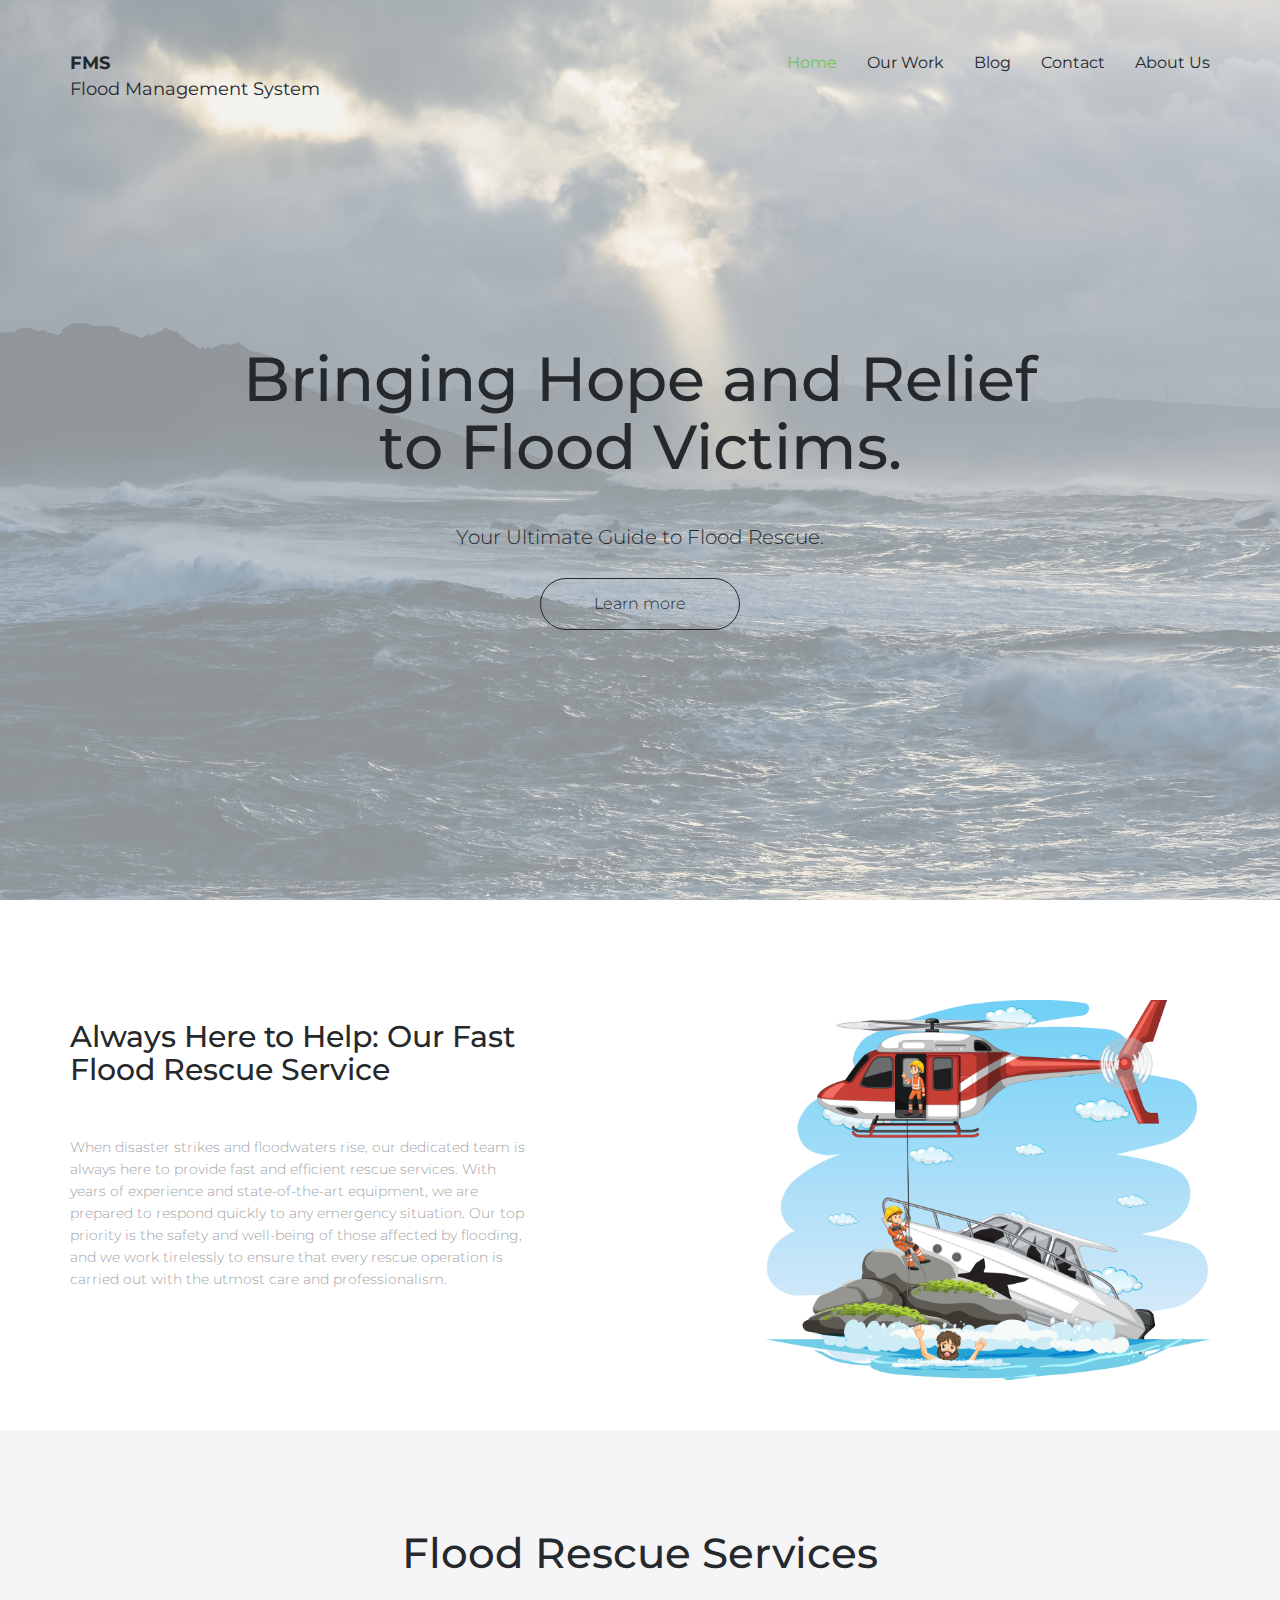
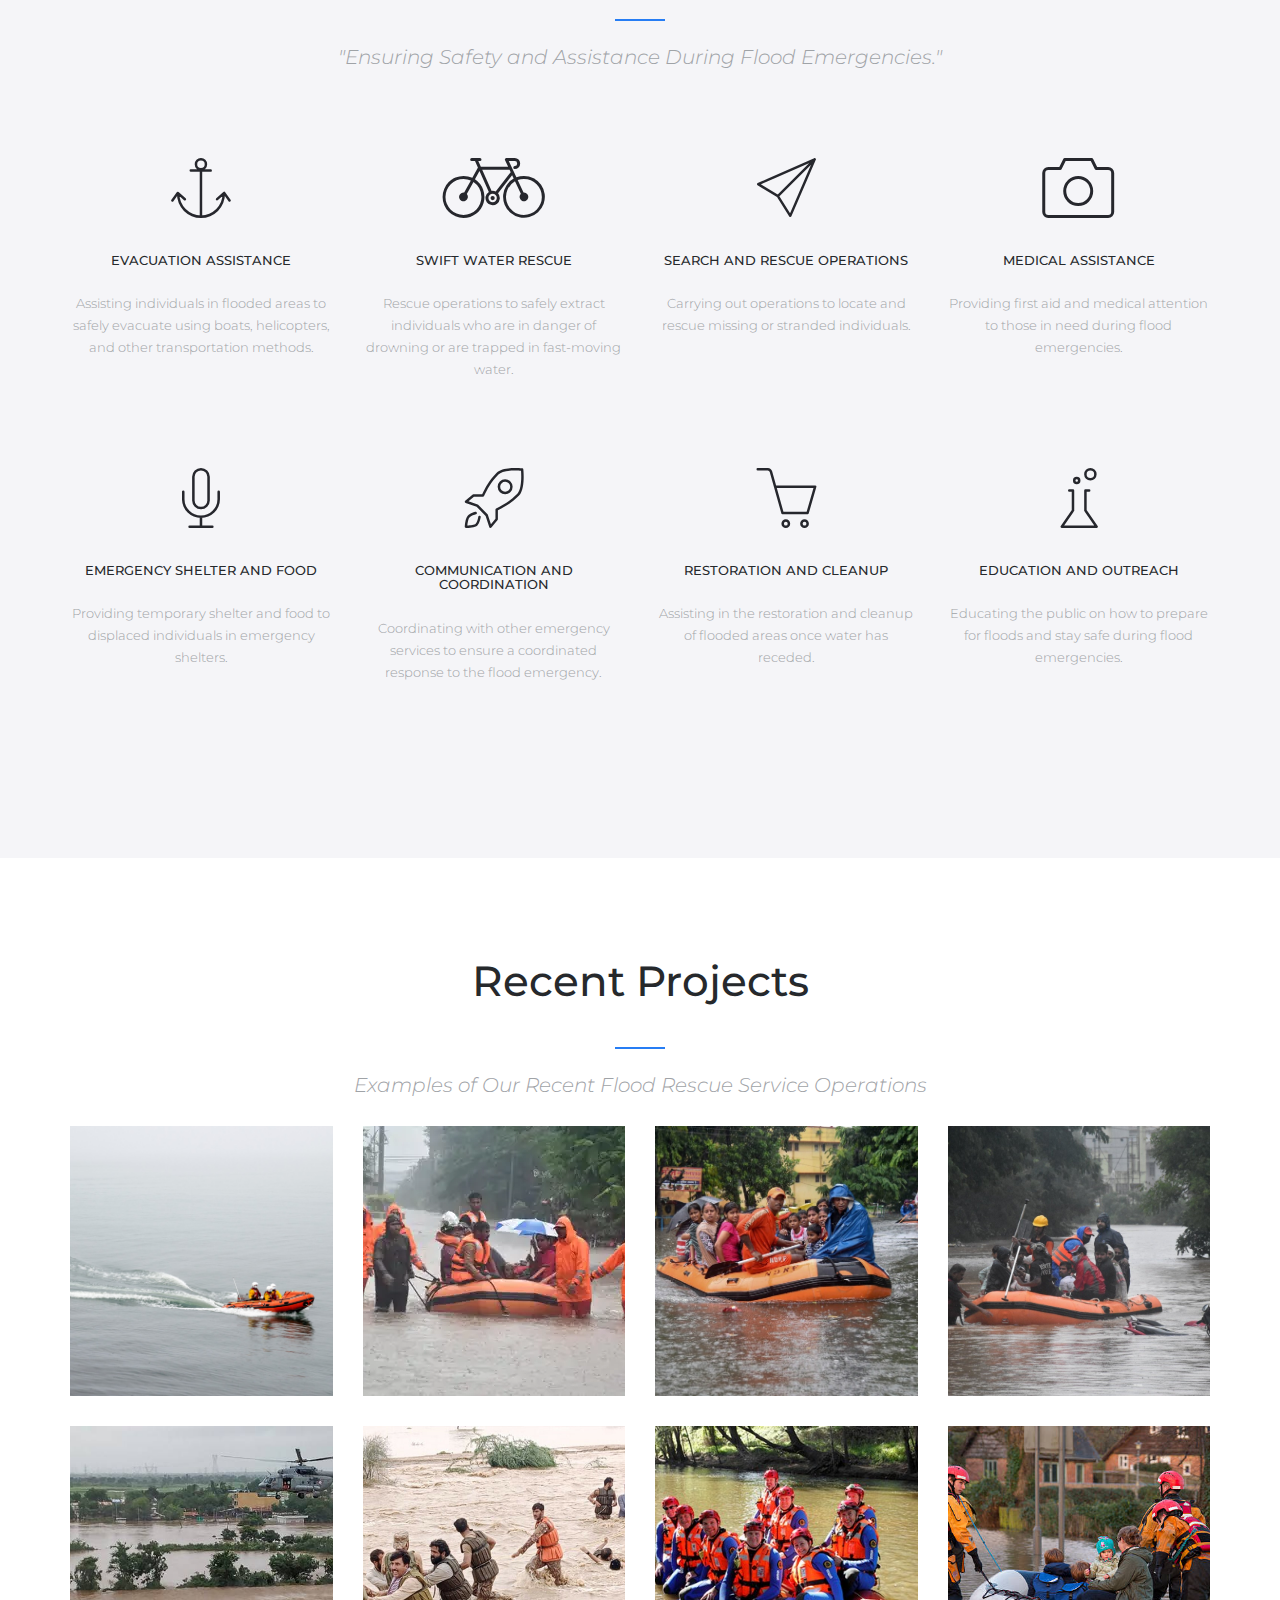
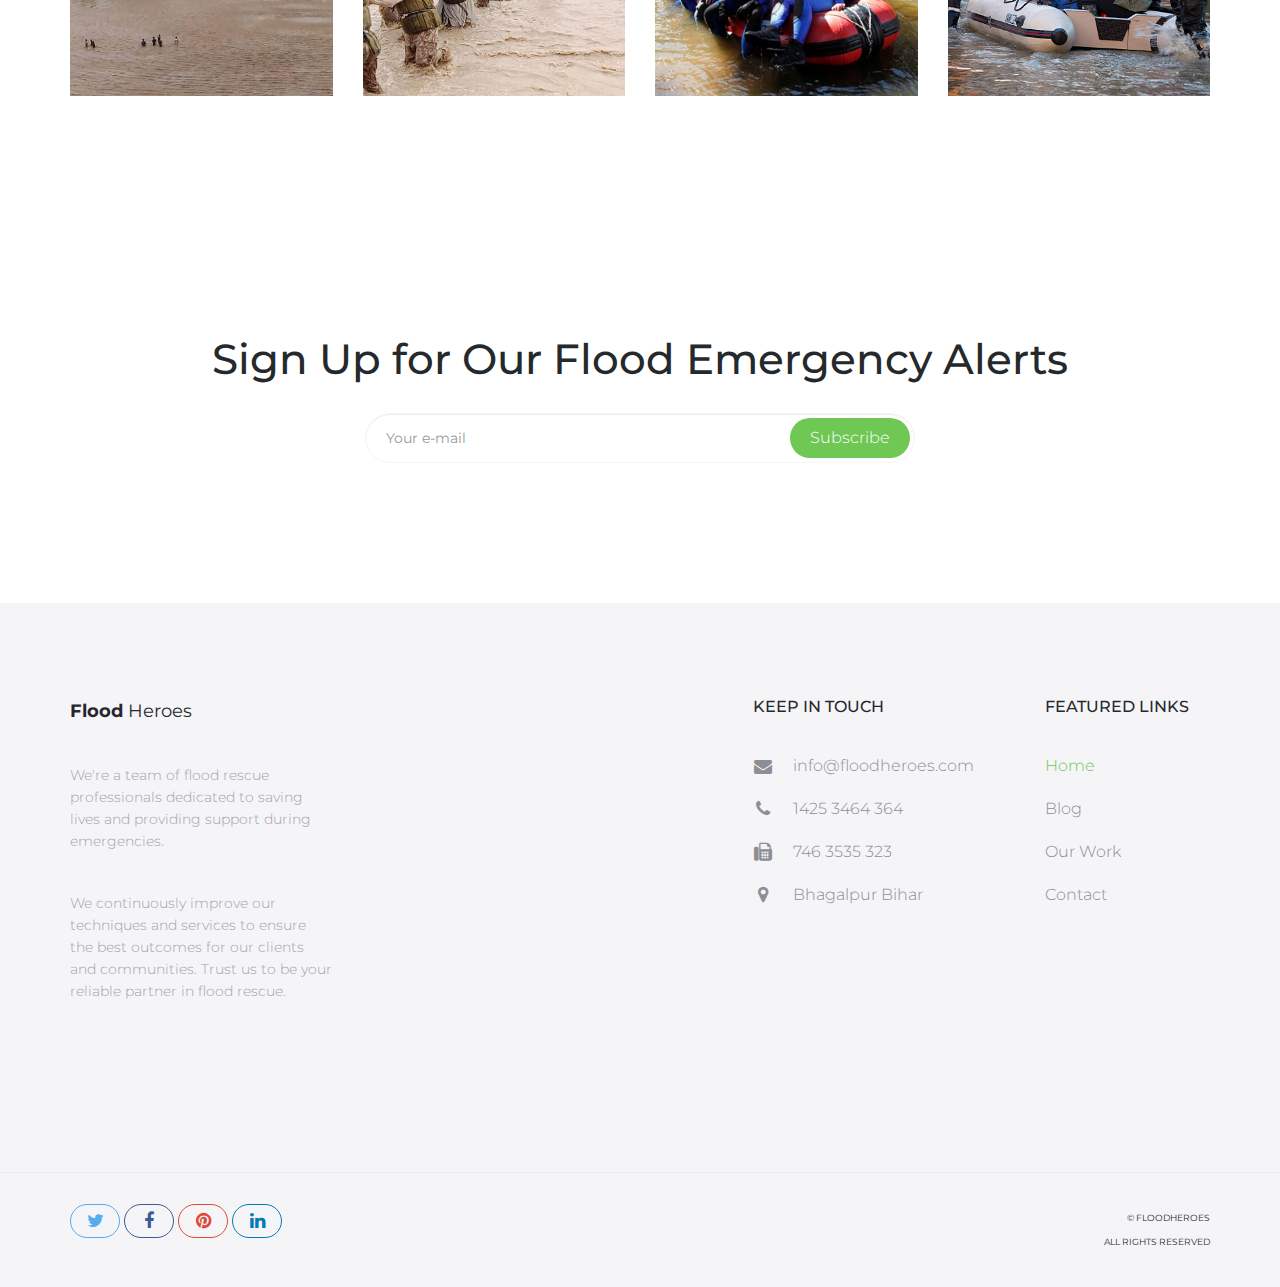
<file: index.html>
<!DOCTYPE html>
<html lang="en">

<head>

    <!-- Basic Page Needs
    ================================================== -->
    <meta http-equiv="Content-Type" content="text/html; charset=utf-8">
    <meta http-equiv="X-UA-Compatible" content="IE=edge">

    <title>Flood Heroes</title>

    <meta name="description" content="">
    <meta name="author" content="">
    <meta name="keywords" content="">

    <!-- Mobile Specific Metas
    ================================================== -->
    <meta name="viewport" content="width=device-width, minimum-scale=1.0, maximum-scale=1.0">
    <meta name="apple-mobile-web-app-capable" content="yes">

    <!-- Fonts -->
    <link href="https://fonts.googleapis.com/css?family=Montserrat:300,300i,400,600,700" rel="stylesheet">
    <link rel="stylesheet" href="http://cdnjs.cloudflare.com/ajax/libs/font-awesome/4.4.0/css/font-awesome.min.css">
    <link rel="stylesheet" href="https://cdnjs.cloudflare.com/ajax/libs/font-awesome/4.7.0/css/font-awesome.min.css">
    <!-- Favicon
    ================================================== -->
    <link rel="apple-touch-icon" sizes="180x180" href="assets/img/apple-touch-icon.png">
    <link rel="icon" type="image/png" sizes="16x16" href="assets/img/favicon.png">

    <!-- Stylesheets
    ================================================== -->
    <!-- Bootstrap core CSS -->
    <link href="assets/css/bootstrap.min.css" rel="stylesheet">

    <!-- Custom styles for this template -->
    <link href="assets/css/style.css" rel="stylesheet">
    <link href="assets/css/responsive.css" rel="stylesheet">

    <!-- HTML5 shim and Respond.js IE8 support of HTML5 elements and media queries -->
    <!--[if lt IE 9]>
    <script src="https://oss.maxcdn.com/libs/html5shiv/3.7.0/html5shiv.js"></script>
    <script src="https://oss.maxcdn.com/libs/respond.js/1.4.2/respond.min.js"></script>
    <![endif]-->

</head>

<body>

    <header id="masthead" class="site-header">
        <nav id="primary-navigation" class="site-navigation">
            <div class="container">

                <div class="navbar-header">

                    <a class="site-title"><span>FMS</span>
                    </br>
                    Flood Management System</a>

                </div><!-- /.navbar-header -->

                <div class="collapse navbar-collapse" id="agency-navbar-collapse">

                    <ul class="nav navbar-nav navbar-right">

                        <li class="active"><a href="index.html" data-toggle="dropdown">Home</a></li>


                        </li>
                        <li><a href="our-work.html">Our Work</a></li>
                        <li><a href="blog.html">Blog</a></li>
                        <li><a href="contact.html">Contact</a></li>
                        <li><a href="about-us.html">About Us</a></li>

                    </ul>

                </div>

            </div>
        </nav><!-- /.site-navigation -->
    </header><!-- /#mastheaed -->

    <div id="hero" class="hero overlay">
        <div class="hero-content">
            <div class="hero-text">
                <h1>Bringing Hope and Relief to Flood Victims.</h1>
                <p>Your Ultimate Guide to Flood Rescue.</p>
                <a href="#" class="btn btn-border">Learn more</a>
            </div><!-- /.hero-text -->
        </div><!-- /.hero-content -->
    </div><!-- /.hero -->

    <main id="main" class="site-main">

        <section class="site-section section-features">
            <div class="container">
                <div class="row">
                    <div class="col-sm-5">
                        <h2>Always Here to Help: Our Fast Flood Rescue Service</h2>
                        <p>When disaster strikes and floodwaters rise, our dedicated team is always here to provide fast
                            and efficient rescue services. With years of experience and state-of-the-art equipment, we
                            are prepared to respond quickly to any emergency situation. Our top priority is the safety
                            and well-being of those affected by flooding, and we work tirelessly to ensure that every
                            rescue operation is carried out with the utmost care and professionalism.</p>
                    </div>
                    <div class="col-sm-7 hidden-xs">
                        <img src="assets/img/ipad-pro.png" alt="">
                    </div>
                </div>
            </div>
        </section><!-- /.section-features -->

        <section class="site-section section-services gray-bg text-center">
            <div class="container">
                <h2 class="heading-separator">Flood Rescue Services</h2>
                <p class="subheading-text">"Ensuring Safety and Assistance During Flood Emergencies."</p>
                <div class="row">
                    <div class="col-md-3 col-xs-6">
                        <div class="service">
                            <img src="assets/img/anchor.svg" alt="">
                            <h3 class="service-title">Evacuation Assistance</h3>
                            <p class="service-info"> Assisting individuals in flooded areas to safely evacuate using
                                boats, helicopters, and other transportation methods.</p>
                        </div><!-- /.service -->
                    </div>
                    <div class="col-md-3 col-xs-6">
                        <div class="service">
                            <img src="assets/img/bycicle.svg" alt="">
                            <h3 class="service-title">Swift Water Rescue</h3>
                            <p class="service-info">Rescue operations to safely extract individuals who are in danger of
                                drowning or are trapped in fast-moving water. </p>
                        </div><!-- /.service -->
                    </div>
                    <div class="col-md-3 col-xs-6">
                        <div class="service">
                            <img src="assets/img/paper-plane.svg" alt="">
                            <h3 class="service-title">Search and Rescue Operations</h3>
                            <p class="service-info">Carrying out operations to locate and rescue missing or stranded
                                individuals.</p>
                        </div><!-- /.service -->
                    </div>
                    <div class="col-md-3 col-xs-6">
                        <div class="service">
                            <img src="assets/img/photo.svg" alt="">
                            <h3 class="service-title">Medical Assistance</h3>
                            <p class="service-info">Providing first aid and medical attention to those in need during
                                flood emergencies.</p>
                        </div><!-- /.service -->
                    </div>
                    <div class="col-md-3 col-xs-6">
                        <div class="service">
                            <img src="assets/img/microphone.svg" alt="">
                            <h3 class="service-title">Emergency Shelter and Food</h3>
                            <p class="service-info">Providing temporary shelter and food to displaced individuals in
                                emergency shelters. </p>
                        </div><!-- /.service -->
                    </div>
                    <div class="col-md-3 col-xs-6">
                        <div class="service">
                            <img src="assets/img/rocket.svg" alt="">
                            <h3 class="service-title">Communication and Coordination</h3>
                            <p class="service-info">Coordinating with other emergency services to ensure a coordinated
                                response to the flood emergency.</p>
                        </div><!-- /.service -->
                    </div>
                    <div class="col-md-3 col-xs-6">
                        <div class="service">
                            <img src="assets/img/basket.svg" alt="">
                            <h3 class="service-title">Restoration and Cleanup</h3>
                            <p class="service-info">Assisting in the restoration and cleanup of flooded areas once water
                                has receded.</p>
                        </div><!-- /.service -->
                    </div>
                    <div class="col-md-3 col-xs-6">
                        <div class="service">
                            <img src="assets/img/chemestry.svg" alt="">
                            <h3 class="service-title">Education and Outreach</h3>
                            <p class="service-info">Educating the public on how to prepare for floods and stay safe
                                during flood emergencies.</p>
                        </div><!-- /.service -->
                    </div>
                </div>
            </div>
        </section><!-- /.section-services -->

      
        <!-- /.section-map-feature -->

        <section class="site-section section-portfolio">
            <div class="container">
                <div class="text-center">
                    <h2 class="heading-separator">Recent Projects</h2>
                    <p class="subheading-text">Examples of Our Recent Flood Rescue Service Operations</p>
                </div>
                <div class="row">
                    <div class="col-lg-3 col-md-4 col-xs-6" data-groups='["webdesign"]'>
                        <div class="portfolio-item">
                            <img src="assets/img/portfolio-1.jpg" class="img-res" alt="">
                            <h4 class="portfolio-item-title">Uttarakhand rescue</h4>
                            <a href="portfolio-item.html"><i class="fa fa-arrow-right" aria-hidden="true"></i></a>
                        </div><!-- /.portfolio-item -->
                    </div>
                    <div class="col-lg-3 col-md-4 col-xs-6" data-groups='["mobileapp"]'>
                        <div class="portfolio-item">
                            <img src="assets/img/portfolio-2.jpg" class="img-res" alt="">
                            <h4 class="portfolio-item-title">Avalanche Ronti Peak</h4>
                            <a href="portfolio-item.html"><i class="fa fa-arrow-right" aria-hidden="true"></i></a>
                        </div><!-- /.portfolio-item -->
                    </div>
                    <div class="col-lg-3 col-md-4 col-xs-6" data-groups='["illustration"]'>
                        <div class="portfolio-item">
                            <img src="assets/img/portfolio-3.jpg" class="img-res" alt="">
                            <h4 class="portfolio-item-title">Maharashtra Floods</h4>
                            <a href="portfolio-item.html"><i class="fa fa-arrow-right" aria-hidden="true"></i></a>
                        </div><!-- /.portfolio-item -->
                    </div>
                    <div class="col-lg-3 col-md-4 col-xs-6" data-groups='["branding"]'>
                        <div class="portfolio-item">
                            <img src="assets/img/portfolio-4.jpg" class="img-res" alt="">
                            <h4 class="portfolio-item-title">Assam Floods</h4>
                            <a href="portfolio-item.html"><i class="fa fa-arrow-right" aria-hidden="true"></i></a>
                        </div><!-- /.portfolio-item -->
                    </div>
                    <div class="col-lg-3 col-md-4 col-xs-6" data-groups='["photography"]'>
                        <div class="portfolio-item">
                            <img src="assets/img/portfolio-5.jpg" class="img-res" alt="">
                            <h4 class="portfolio-item-title">North India Floods</h4>
                            <a href="portfolio-item.html"><i class="fa fa-arrow-right" aria-hidden="true"></i></a>
                        </div><!-- /.portfolio-item -->
                    </div>
                    <div class="col-lg-3 col-md-4 col-xs-6" data-groups='["illustration"]'>
                        <div class="portfolio-item">
                            <img src="assets/img/portfolio-6.jpg" class="img-res" alt="">
                            <h4 class="portfolio-item-title">Himalayan Floods</h4>
                            <a href="portfolio-item.html"><i class="fa fa-arrow-right" aria-hidden="true"></i></a>
                        </div><!-- /.portfolio-item -->
                    </div>
                    <div class="col-lg-3 col-md-4 col-xs-6" data-groups='["mobileapp"]'>
                        <div class="portfolio-item">
                            <img src="assets/img/portfolio-7.jpg" class="img-res" alt="">
                            <h4 class="portfolio-item-title">Rescue</h4>
                            <a href="portfolio-item.html"><i class="fa fa-arrow-right" aria-hidden="true"></i></a>
                        </div><!-- /.portfolio-item -->
                    </div>
                    <div class="col-lg-3 col-md-4 col-xs-6" data-groups='["uiux"]'>
                        <div class="portfolio-item">
                            <img src="assets/img/portfolio-8.jpg" class="img-res" alt="">
                            <h4 class="portfolio-item-title">Rescue</h4>
                            <a href="portfolio-item.html"><i class="fa fa-arrow-right" aria-hidden="true"></i></a>
                        </div><!-- /.portfolio-item -->
                    </div>
                </div>
            </div>
        </section><!-- /.section-portfolio -->

        <section class="site-section section-newsletter text-center">
            <div class="container">
                <h2>Sign Up for Our Flood Emergency Alerts</h2>
                <form class="form-group newsletter-group">
                    <input type="email" class="form-control" placeholder="Your e-mail" required>
                    <button class="btn btn-green" type="button">Subscribe</button>
                </form><!-- /.newsletter-group -->
            </div>
        </section><!-- /.section-newsletter -->

    </main><!-- /#main -->

    <footer id="colophon" class="site-footer">
        <div class="container">
            <div class="row">
                <div class="col-md-3 col-sm-4 col-xs-6">
                    <a class="site-title"><span>Flood </span>Heroes</a>
                    <p>We're a team of flood rescue professionals dedicated to saving lives and providing support during
                        emergencies.</p>
                    <p>We continuously improve our techniques and services to ensure the best outcomes for our clients
                        and communities. Trust us to be your reliable partner in flood rescue.</p>
                </div>
                <div class="col-lg-offset-4 col-md-3 col-sm-4 col-md-offset-2 col-sm-offset-0 col-xs-6 ">
                    <h3>Keep in touch</h3>
                    <ul class="list-unstyled contact-links">
                        <li><i class="fa fa-envelope" aria-hidden="true"></i><a
                                href="mailto:info@agencyperfect.com">info@floodheroes.com</a></li>
                        <li><i class="fa fa-phone" aria-hidden="true"></i><a href="tel:+37400800000">1425 3464 364
                            </a></li>
                        <li><i class="fa fa-fax" aria-hidden="true"></i><a href="+37400900000"> 746 3535 323</a>
                        </li>
                        <li><i class="fa fa-map-marker" aria-hidden="true"></i>
                            <p>Bhagalpur Bihar</p>
                        </li>
                    </ul>
                </div>
                <div class="clearfix visible-xs"></div>
                <div class="col-lg-2 col-md-3 col-sm-4 col-xs-6">
                    <h3>Featured links</h3>
                    <ul class="list-unstyled">
                        <li class="active"><a href="index.html">Home</a></li>
                        <li><a href="blog.html">Blog</a></li>
                        <li><a href="our-work.html">Our Work</a></li>
                        <li><a href="contact.html">Contact</a></li>
                    </ul>
                </div>
            </div>
        </div>
        <div class="copyright">
            <div class="container">
                <div class="row">
                    <div class="col-xs-8">
                        <div class="social-links">
                            <a class="twitter-bg" href="#"><i class="fa fa-twitter"></i></a>
                            <a class="facebook-bg" href="#"><i class="fa fa-facebook"></i></a>
                            <a class="pinterest" href="#"><i class="fa fa-pinterest"></i></a>
                            <a class="linkedin-bg" href="#"><i class="fa fa-linkedin"></i></a>
                        </div><!-- /.social-links -->
                    </div>
                    <div class="col-xs-4">
                        <div class="text-right">
                            <p>&copy; FloodHeroes</p>
                            <p>All Rights Reserved</p>
                        </div>
                    </div>
                </div>
            </div>
        </div><!-- /.copyright -->
    </footer><!-- /#footer -->


    <!-- Bootstrap core JavaScript
    ================================================== -->
    <!-- Placed at the end of the document so the pages load faster -->
    <script src="https://ajax.googleapis.com/ajax/libs/jquery/3.1.1/jquery.min.js"></script>
    <script src="assets/js/bootstrap.min.js"></script>
    <script src="assets/js/bootstrap-select.min.js"></script>
    <script src="assets/js/jquery.slicknav.min.js"></script>
    <script src="assets/js/jquery.countTo.min.js"></script>
    <script src="assets/js/jquery.shuffle.min.js"></script>
    <script src="assets/js/script.js"></script>

</body>

</html>
</file>
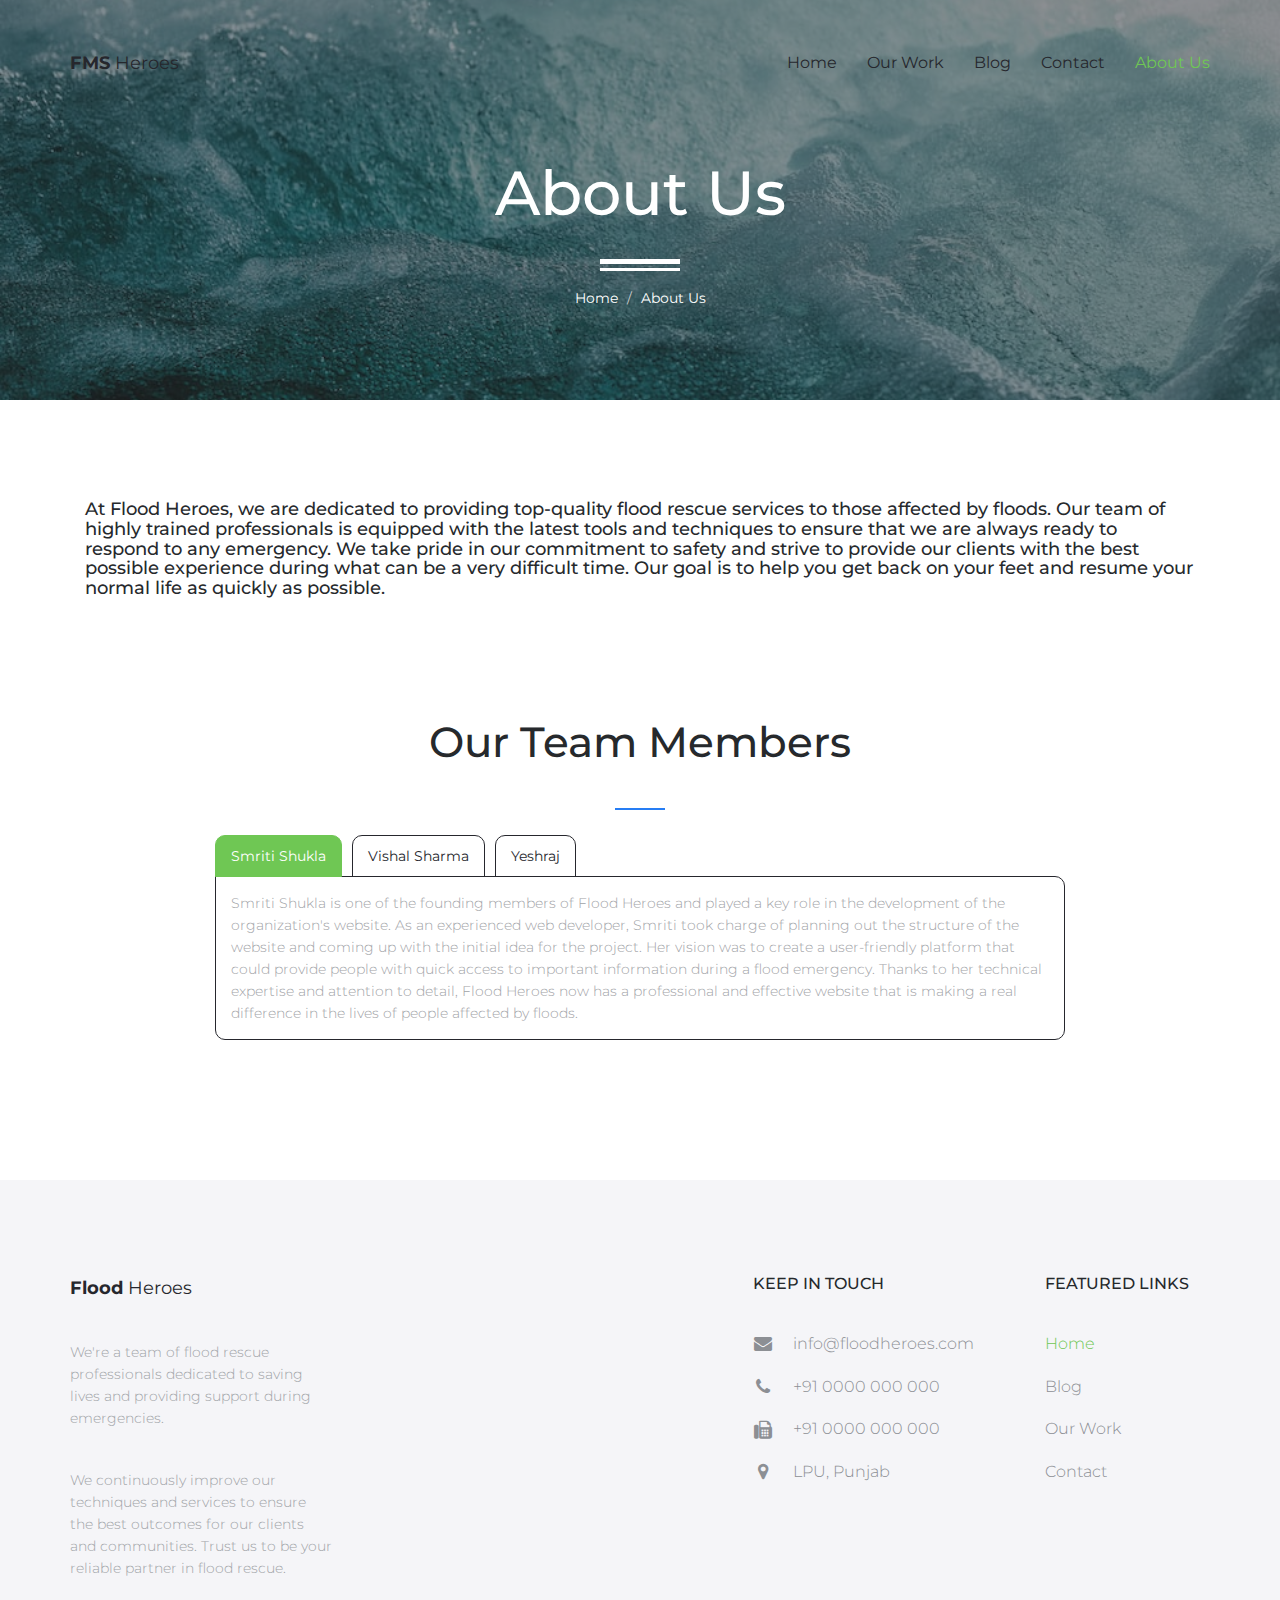
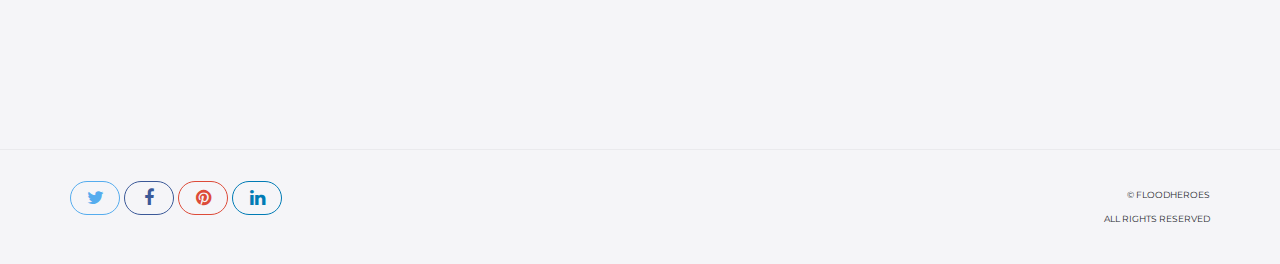
<file: about-us.html>
<!DOCTYPE html>
<html lang="en">

<head>

    <!-- Basic Page Needs
    ================================================== -->
    <meta http-equiv="Content-Type" content="text/html; charset=utf-8">
    <meta http-equiv="X-UA-Compatible" content="IE=edge">

    <title>Flood Heroes</title>

    <meta name="description" content="">
    <meta name="author" content="">
    <meta name="keywords" content="">

    <!-- Mobile Specific Metas
    ================================================== -->
    <meta name="viewport" content="width=device-width, minimum-scale=1.0, maximum-scale=1.0">
    <meta name="apple-mobile-web-app-capable" content="yes">

    <!-- Fonts -->
    <link href="https://fonts.googleapis.com/css?family=Montserrat:300,300i,400,600,700" rel="stylesheet">
    <link rel="stylesheet" href="http://cdnjs.cloudflare.com/ajax/libs/font-awesome/4.4.0/css/font-awesome.min.css">
    <link rel="stylesheet" href="https://cdnjs.cloudflare.com/ajax/libs/font-awesome/4.7.0/css/font-awesome.min.css">

    <!-- Favicon
    ================================================== -->
    <link rel="apple-touch-icon" sizes="180x180" href="assets/img/apple-touch-icon.png">
    <link rel="icon" type="image/png" sizes="16x16" href="assets/img/favicon.png">

    <!-- Stylesheets
    ================================================== -->
    <!-- Bootstrap core CSS -->
    <link href="assets/css/bootstrap.min.css" rel="stylesheet">

    <!-- Custom styles for this template -->
    <link href="assets/css/style.css" rel="stylesheet">
    <link href="assets/css/responsive.css" rel="stylesheet">

    <!-- HTML5 shim and Respond.js IE8 support of HTML5 elements and media queries -->
    <!--[if lt IE 9]>
    <script src="https://oss.maxcdn.com/libs/html5shiv/3.7.0/html5shiv.js"></script>
    <script src="https://oss.maxcdn.com/libs/respond.js/1.4.2/respond.min.js"></script>
    <![endif]-->

</head>

<body>

    <header id="masthead" class="site-header">
        <nav id="primary-navigation" class="site-navigation">
            <div class="container">

                <div class="navbar-header">

                    <a class="site-title"><span>FMS </span>Heroes</a>

                </div><!-- /.navbar-header -->

                <div class="collapse navbar-collapse" id="agency-navbar-collapse">

                    <ul class="nav navbar-nav navbar-right">

                        <li><a href="index.html">Home</a></li>
                        <li><a href="our-work.html">Our Work</a></li>
                        <li><a href="blog.html">Blog</a></li>
                        <li><a href="contact.html">Contact</a></li>
                        <li class="active"><a href="about-us.html">About Us</a></li>

                    </ul>

                </div>

            </div>
        </nav><!-- /.site-navigation -->
    </header><!-- /#mastheaed -->

    <div id="hero" class="hero overlay subpage-hero portfolio-hero">
        <div class="hero-content">
            <div class="hero-text">
                <h1>About Us</h1>
                <ol class="breadcrumb">
                    <li class="breadcrumb-item"><a href="#">Home</a></li>
                    <li class="breadcrumb-item active">About Us</li>
                </ol>
            </div><!-- /.hero-text -->
        </div><!-- /.hero-content -->
    </div><!-- /.hero -->

    <main id="main" class="site-main">

        <section class="site-section section-ui-elements">
            <div class="container">

                <div class="typography">
                    <h4 style="max-width: 1500px; margin: 0 auto; padding: 0 15px;">At Flood Heroes, we are dedicated to providing top-quality flood rescue services to those
                        affected by floods. Our team of highly trained professionals is equipped with the latest tools
                        and techniques to ensure that we are always ready to respond to any emergency. We take pride in
                        our commitment to safety and strive to provide our clients with the best possible experience
                        during what can be a very difficult time. Our goal is to help you get back on your feet and
                        resume your normal life as quickly as possible.</h4>
                        <br><br><br><br><br><br>



                </div><!-- /.typography -->
                <div class="ui-tabs-accordion mt-50" style="max-width: 850px; margin: 0 auto; padding: 0 15px;">
                    <h2 class="text-center heading-separator">Our Team Members</h2>
                    <div class="row">

                        <div >

                            <ul class="nav nav-tabs tab-style" role="tablist">
                                <li class="active"><a aria-expanded="true" href="#htab1" role="tab"
                                        data-toggle="tab">Smriti Shukla</a></li>
                                <li class=""><a aria-expanded="false" href="#htab2" role="tab" data-toggle="tab">Vishal Sharma</a></li>
                                <li class=""><a aria-expanded="false" href="#htab3" role="tab" data-toggle="tab">Yeshraj</a></li>
                            </ul><!-- /.nav-tabs -->

                            <div class="tab-content">
                                <div class="tab-pane fade active in" id="htab1">
                                    <p>Smriti Shukla is one of the founding members of Flood Heroes and played a key role in the development of the organization's website. As an experienced web developer, Smriti took charge of planning out the structure of the website and coming up with the initial idea for the project. Her vision was to create a user-friendly platform that could provide people with quick access to important information during a flood emergency. Thanks to her technical expertise and attention to detail, Flood Heroes now has a professional and effective website that is making a real difference in the lives of people affected by floods.
                                </div><!-- /.tab-pane  -->
                                <div class="tab-pane fade" id="htab2">
                                    <p>Meet Vishal Sharma, one of our talented team members at Flood Heroes. Vishal played a crucial role in helping us write the final report for our project, which detailed our findings and recommendations for future flood rescue services. In addition, he was instrumental in creating the 'Our Work' page on our website, where we showcase some of the projects we've worked on in the past. His attention to detail and expertise in technical writing were invaluable assets to our team. We're grateful to have him as part of our crew!</p>
                                </div><!-- /.tab-pane -->
                                <div class="tab-pane fade" id="htab3">
                                    <p>Yeshraj, played a vital role in our project by helping us with the initial planning and work plan of the website. He was responsible for researching and finding relevant assets for the website, such as images and videos. Yeshraj's contribution was invaluable as it helped us to stay on track and ensure that the website was completed on time. His attention to detail and dedication to the project ensured that everything was executed seamlessly. We are grateful for his hard work and contributions to the success of the Flood Heroes website.</p>
                                </div><!-- /.tab-pane  -->
                            </div><!-- /.tab-content -->





                        </div>
                    </div>
                    </div>
                </div>


            </div>
        </section><!-- /.section-ui-elements -->

    </main><!-- /#main -->

    <footer id="colophon" class="site-footer">
        <div class="container">
            <div class="row">
                <div class="col-md-3 col-sm-4 col-xs-6">
                    <a class="site-title"><span>Flood </span>Heroes</a>
                    <p>We're a team of flood rescue professionals dedicated to saving lives and providing support during
                        emergencies.</p>
                    <p>We continuously improve our techniques and services to ensure the best outcomes for our clients
                        and communities. Trust us to be your reliable partner in flood rescue.</p>
                </div>
                <div class="col-lg-offset-4 col-md-3 col-sm-4 col-md-offset-2 col-sm-offset-0 col-xs-6 ">
                    <h3>Keep in touch</h3>
                    <ul class="list-unstyled contact-links">
                        <li><i class="fa fa-envelope" aria-hidden="true"></i><a
                                href="mailto:info@agencyperfect.com">info@floodheroes.com</a></li>
                        <li><i class="fa fa-phone" aria-hidden="true"></i><a href="tel:+37400800000">+91 0000 000 000
                            </a></li>
                        <li><i class="fa fa-fax" aria-hidden="true"></i><a href="+37400900000">+91 0000 000 000</a>
                        </li>
                        <li><i class="fa fa-map-marker" aria-hidden="true"></i>
                            <p>LPU, Punjab</p>
                        </li>
                    </ul>
                </div>
                <div class="clearfix visible-xs"></div>
                <div class="col-lg-2 col-md-3 col-sm-4 col-xs-6">
                    <h3>Featured links</h3>
                    <ul class="list-unstyled">
                        <li class="active"><a href="index.html">Home</a></li>
                        <li><a href="blog.html">Blog</a></li>
                        <li><a href="our-work.html">Our Work</a></li>
                        <li><a href="contact.html">Contact</a></li>
                    </ul>
                </div>
            </div>
        </div>
        <div class="copyright">
            <div class="container">
                <div class="row">
                    <div class="col-xs-8">
                        <div class="social-links">
                            <a class="twitter-bg" href="#"><i class="fa fa-twitter"></i></a>
                            <a class="facebook-bg" href="#"><i class="fa fa-facebook"></i></a>
                            <a class="pinterest" href="#"><i class="fa fa-pinterest"></i></a>
                            <a class="linkedin-bg" href="#"><i class="fa fa-linkedin"></i></a>
                        </div><!-- /.social-links -->
                    </div>
                    <div class="col-xs-4">
                        <div class="text-right">
                            <p>&copy; FloodHeroes</p>
                            <p>All Rights Reserved</p>
                        </div>
                    </div>
                </div>
            </div>
        </div><!-- /.copyright -->
    </footer><!-- /#footer -->


    <!-- Bootstrap core JavaScript
    ================================================== -->
    <!-- Placed at the end of the document so the pages load faster -->
    <script src="https://ajax.googleapis.com/ajax/libs/jquery/3.1.1/jquery.min.js"></script>
    <script src="assets/js/bootstrap.min.js"></script>
    <script src="assets/js/bootstrap-select.min.js"></script>
    <script src="assets/js/jquery.slicknav.min.js"></script>
    <script src="assets/js/jquery.countTo.min.js"></script>
    <script src="assets/js/jquery.shuffle.min.js"></script>
    <script src="assets/js/script.js"></script>

</body>

</html>
</file>
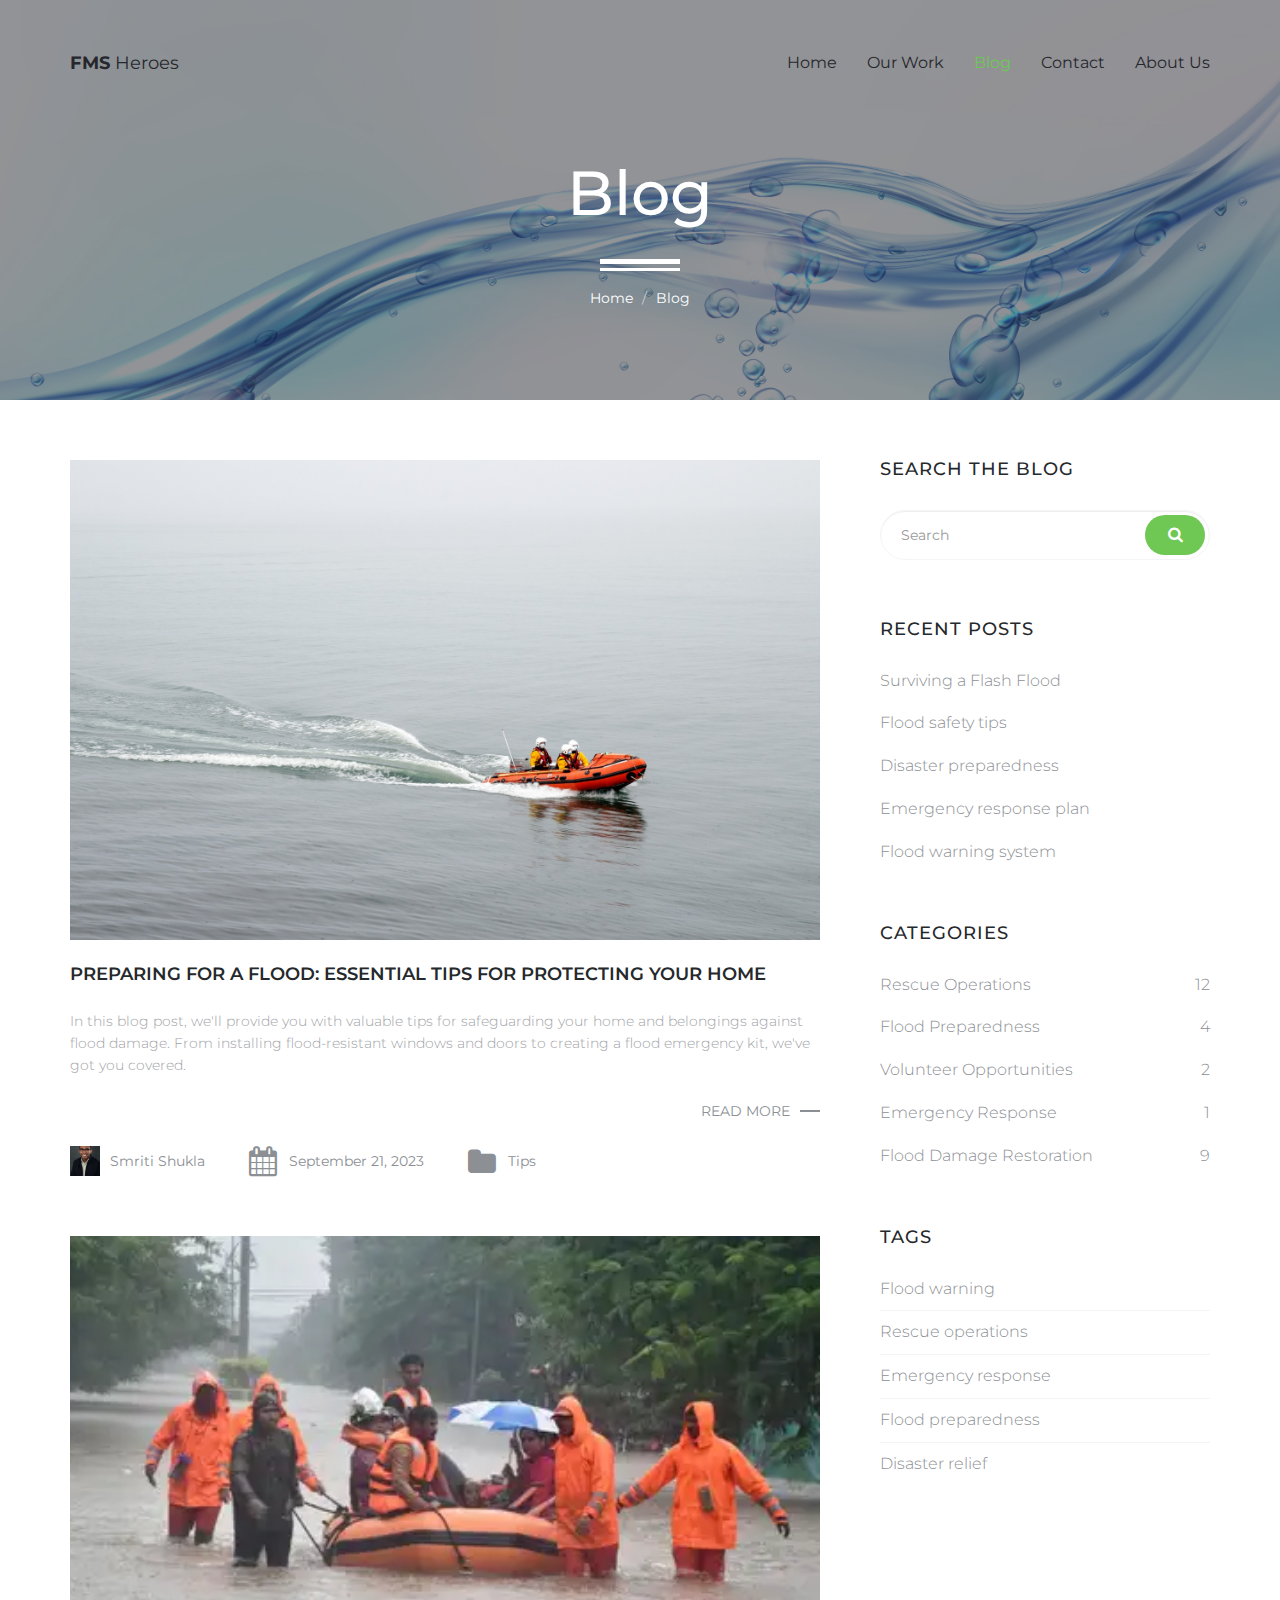
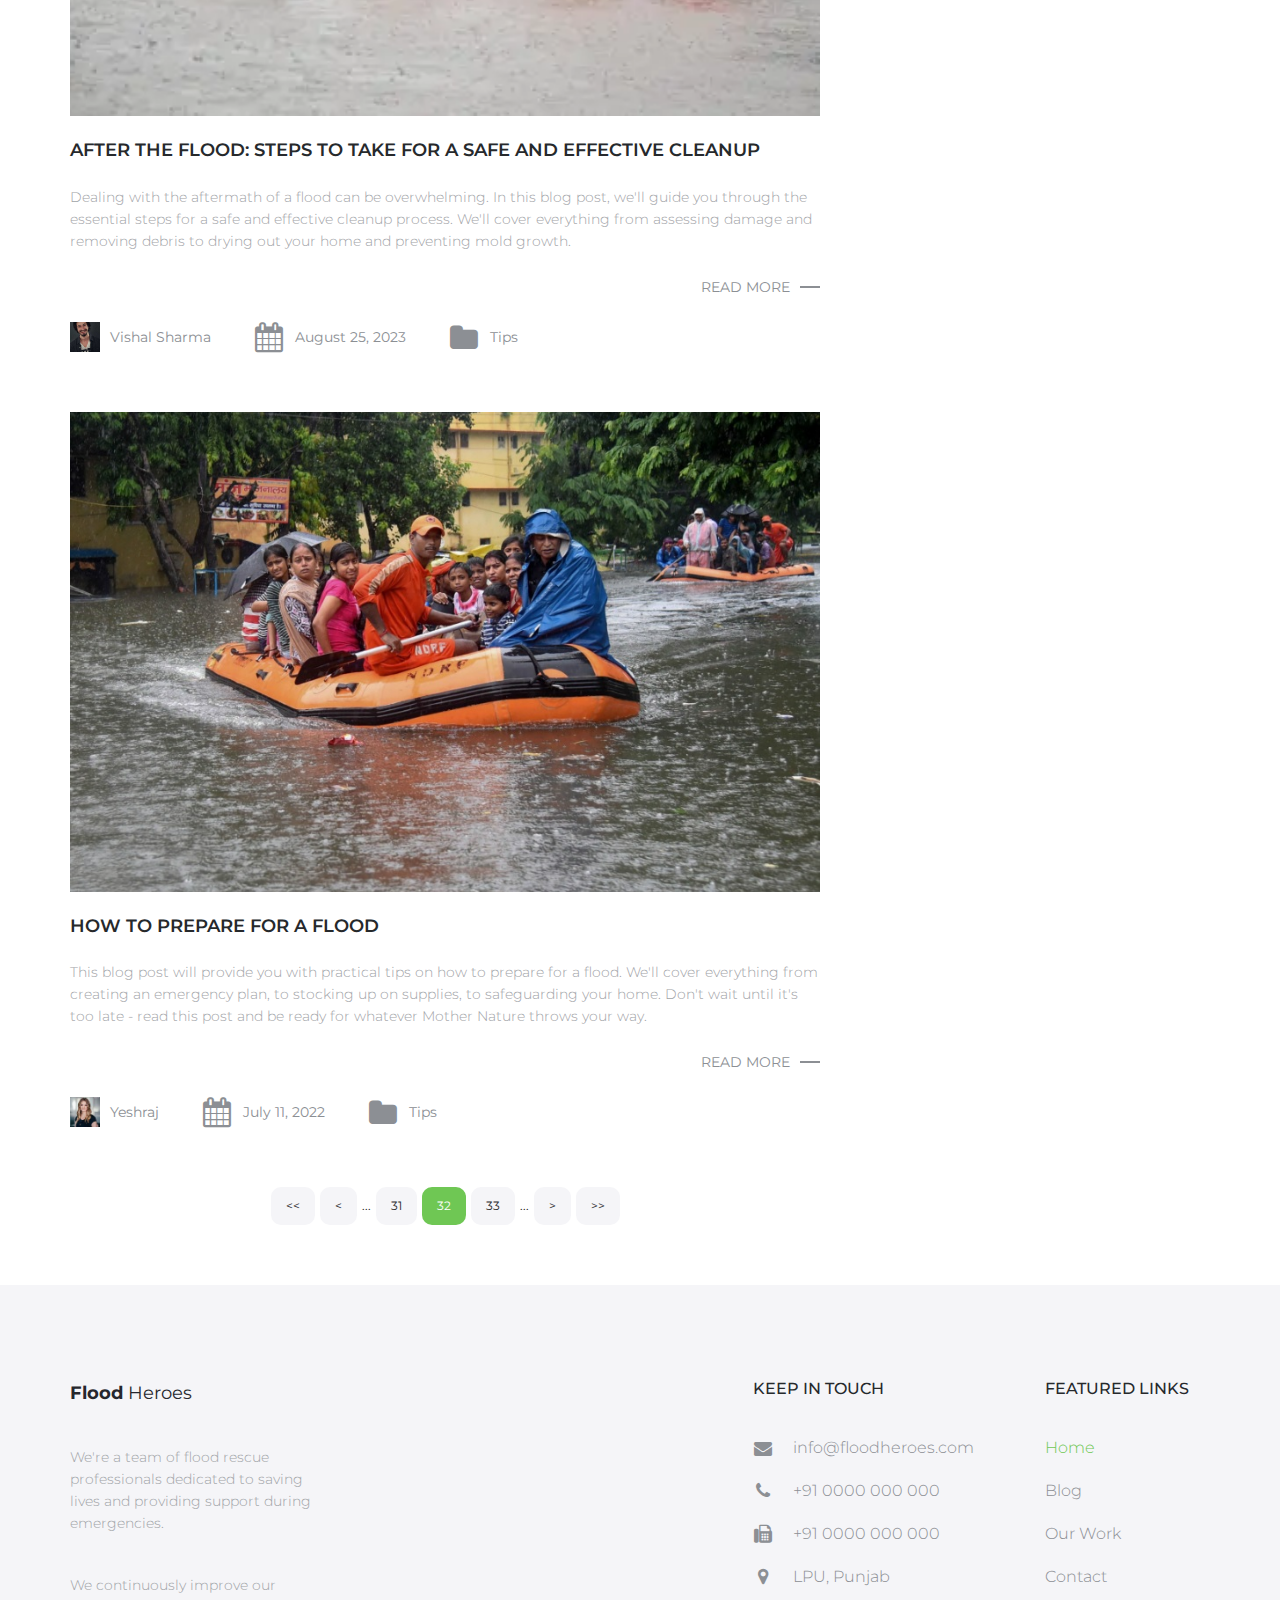
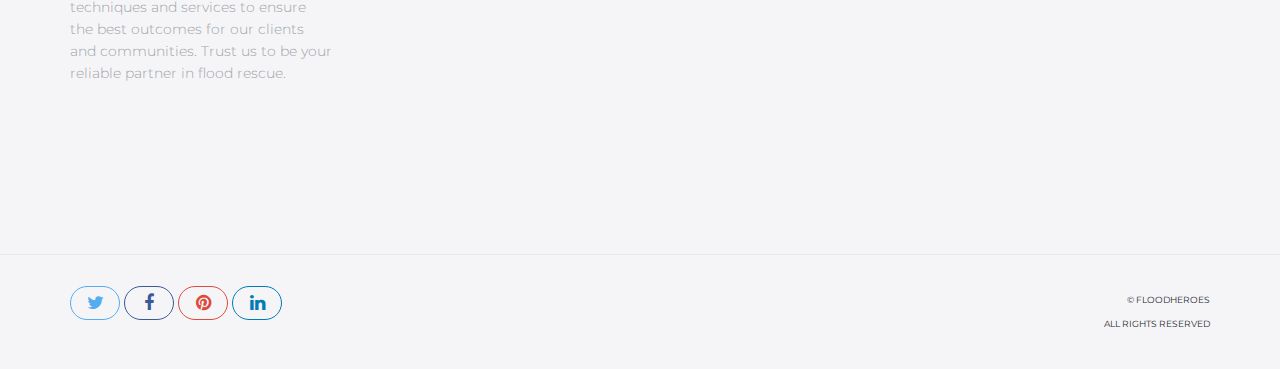
<file: blog.html>
<!DOCTYPE html>
<html lang="en">

<head>

    <!-- Basic Page Needs
    ================================================== -->
    <meta http-equiv="Content-Type" content="text/html; charset=utf-8">
    <meta http-equiv="X-UA-Compatible" content="IE=edge">

    <title>Flood Heroes</title>

    <meta name="description" content="">
    <meta name="author" content="">
    <meta name="keywords" content="">

    <!-- Mobile Specific Metas
    ================================================== -->
    <meta name="viewport" content="width=device-width, minimum-scale=1.0, maximum-scale=1.0">
    <meta name="apple-mobile-web-app-capable" content="yes">

    <!-- Fonts -->
    <link href="https://fonts.googleapis.com/css?family=Montserrat:300,300i,400,600,700" rel="stylesheet">
    <link rel="stylesheet" href="http://cdnjs.cloudflare.com/ajax/libs/font-awesome/4.4.0/css/font-awesome.min.css">
    <link rel="stylesheet" href="https://cdnjs.cloudflare.com/ajax/libs/font-awesome/4.7.0/css/font-awesome.min.css">

    <!-- Favicon
    ================================================== -->
    <link rel="apple-touch-icon" sizes="180x180" href="assets/img/apple-touch-icon.png">
    <link rel="icon" type="image/png" sizes="16x16" href="assets/img/favicon.png">

    <!-- Stylesheets
    ================================================== -->
    <!-- Bootstrap core CSS -->
    <link href="assets/css/bootstrap.min.css" rel="stylesheet">

    <!-- Custom styles for this template -->
    <link href="assets/css/style.css" rel="stylesheet">
    <link href="assets/css/responsive.css" rel="stylesheet">

    <!-- HTML5 shim and Respond.js IE8 support of HTML5 elements and media queries -->
    <!--[if lt IE 9]>
    <script src="https://oss.maxcdn.com/libs/html5shiv/3.7.0/html5shiv.js"></script>
    <script src="https://oss.maxcdn.com/libs/respond.js/1.4.2/respond.min.js"></script>
    <![endif]-->

</head>

<body>

    <header id="masthead" class="site-header">
        <nav id="primary-navigation" class="site-navigation">
            <div class="container">

                <div class="navbar-header">

                    <a class="site-title"><span>FMS </span>Heroes</a>

                </div><!-- /.navbar-header -->

                <div class="collapse navbar-collapse" id="agency-navbar-collapse">

                    <ul class="nav navbar-nav navbar-right">

                        <li><a href="/index.html">Home</a></li>

                        <li><a href="our-work.html">Our Work</a></li>
                        <li class="active"><a href="blog.html">Blog</a></li>
                        <li><a href="contact.html">Contact</a></li>
                        <li><a href="about-us.html">About Us</a></li>

                    </ul>

                </div>

            </div>
        </nav><!-- /.site-navigation -->
    </header><!-- /#mastheaed -->

    <div id="hero" class="hero overlay subpage-hero blog-hero">
        <div class="hero-content">
            <div class="hero-text">
                <h1>Blog</h1>
                <ol class="breadcrumb">
                    <li class="breadcrumb-item"><a href="#">Home</a></li>
                    <li class="breadcrumb-item active">Blog</li>
                </ol>
            </div><!-- /.hero-text -->
        </div><!-- /.hero-content -->
    </div><!-- /.hero -->

    <main id="main" class="site-main">

        <section class="site-section subpage-site-section section-blog">
            <div class="container">
                <div class="row">
                    <div class="col-md-8">
                        <article class="blog-post">
                            <a href="blog-post.html">
                                <img src="assets/img/portfolio-1.jpg" class="img-res" alt="">
                            </a>
                            <div class="post-content">
                                <h3 class="post-title"><a href="blog-post.html">Preparing for a Flood: Essential Tips for Protecting Your Home</a>
                                </h3>
                                <p>In this blog post, we'll provide you with valuable tips for safeguarding your home and belongings against flood damage. From installing flood-resistant windows and doors to creating a flood emergency kit, we've got you covered.</p>
                                <div class="text-right">
                                    <a class="read-more" href="blog-post.html">Read more</a>
                                </div>
                                <div class="post-meta">
                                    <span class="post-author">
                                        <a href="#"><img class="img-res" src="assets/img/author.jpg" alt="">Smriti Shukla</a>
                                    </span>
                                    <span class="post-date">
                                        <a href=""><i class="fa fa-calendar" aria-hidden="true"></i>September 21,
                                            2023</a>
                                    </span>
                                    <span class="post-category">
                                        <a href=""><i class="fa fa-folder" aria-hidden="true"></i>Tips</a>
                                    </span>
                                </div><!-- /.post-meta -->
                            </div><!-- /.post-content -->
                        </article><!-- /.blog-post -->
                        <article class="blog-post">
                            <a href="blog-post.html">
                                <img src="assets/img/portfolio-2.jpg" class="img-res" alt="">
                            </a>
                            <div class="post-content">
                                <h3 class="post-title"><a href="blog-post.html">After the Flood: Steps to Take for a Safe and Effective Cleanup</a>
                                </h3>
                                <p>Dealing with the aftermath of a flood can be overwhelming. In this blog post, we'll guide you through the essential steps for a safe and effective cleanup process. We'll cover everything from assessing damage and removing debris to drying out your home and preventing mold growth.</p>
                                <div class="text-right">
                                    <a class="read-more" href="blog-post.html">Read more</a>
                                </div>
                                <div class="post-meta">
                                    <span class="post-author">
                                        <a href="#"><img class="img-res" src="assets/img/author-3.jpg" alt="">Vishal Sharma</a>
                                    </span>
                                    <span class="post-date">
                                        <a href=""><i class="fa fa-calendar" aria-hidden="true"></i>August 25, 2023</a>
                                    </span>
                                    <span class="post-category">
                                        <a href=""><i class="fa fa-folder" aria-hidden="true"></i>Tips</a>
                                    </span>
                                </div><!-- /.post-meta -->
                            </div><!-- /.post-content -->
                        </article><!-- /.blog-post -->
                        <article class="blog-post">
                            <a href="blog-post.html">
                                <img src="assets/img/portfolio-3.jpg" class="img-res" alt="">
                            </a>
                            <div class="post-content">
                                <h3 class="post-title"><a href="blog-post.html">How to Prepare for a Flood</a></h3>
                                <p>This blog post will provide you with practical tips on how to prepare for a flood. We'll cover everything from creating an emergency plan, to stocking up on supplies, to safeguarding your home. Don't wait until it's too late - read this post and be ready for whatever Mother Nature throws your way.</p>
                                <div class="text-right">
                                    <a class="read-more" href="blog-post.html">Read more</a>
                                </div>
                                <div class="post-meta">
                                    <span class="post-author">
                                        <a href="#"><img class="img-res" src="assets/img/author-2.jpg" alt="">Yeshraj</a>
                                    </span>
                                    <span class="post-date">
                                        <a href=""><i class="fa fa-calendar" aria-hidden="true"></i>July 11, 2022</a>
                                    </span>
                                    <span class="post-category">
                                        <a href=""><i class="fa fa-folder" aria-hidden="true"></i>Tips</a>
                                    </span>
                                </div><!-- /.post-meta -->
                            </div><!-- /.post-content -->
                        </article><!-- /.blog-post -->

                        <div class="ui-pagination mt-50">
                            <div class="row">
                                <div class="col-md-12 text-center">
                                    <ul class="pagination">
                                        <li><a href="#">&lt;&lt;</a></li>
                                        <li><a href="#">&lt;</a></li>
                                        <li class="more"><a href="#">...</a></li>
                                        <li><a href="#">31</a></li>
                                        <li class="active"><a href="#">32</a></li>
                                        <li><a href="#">33</a></li>
                                        <li class="more"><a href="#">...</a></li>
                                        <li><a href="#">&gt;</a></li>
                                        <li><a href="#">&gt;&gt;</a></li>
                                    </ul><!-- /.pagination -->
                                </div>
                            </div>
                        </div><!-- /.ui-pagination -->
                    </div>
                    <aside class="col-md-4">
                        <div class="sidebar">
                            <div class="widget search-form">
                                <h4 class="widget-title">Search the blog</h4>
                                <form class="form-group">
                                    <input type="text" class="form-control" placeholder="Search" required>
                                    <button class="btn btn-green" type="button"><i class="fa fa-search"
                                            aria-hidden="true"></i></button>
                                </form>
                            </div><!-- /.search-form -->
                            <div class="widget widget-recent-posts">
                                <h4 class="widget-title">Recent posts</h4>
                                <ul class="list-unstyled">
                                    <li><a href="#">Surviving a Flash Flood</a></li>
                                    <li><a href="#">Flood safety tips</a></li>
                                    <li><a href="#">Disaster preparedness</a></li>
                                    <li><a href="#">Emergency response plan</a></li>
                                    <li><a href="#">Flood warning system</a></li>
                                </ul>
                            </div><!-- /.widget-recent-posts -->
                            <div class="widget widget-categories">
                                <h4 class="widget-title">Categories</h4>
                                <ul class="list-unstyled">
                                    <li><a href="#">Rescue Operations<span>12</span></a></li>
                                    <li><a href="#">Flood Preparedness<span>4</span></a></li>
                                    <li><a href="#">Volunteer Opportunities<span>2</span></a></li>
                                    <li><a href="#">Emergency Response<span>1</span></a></li>
                                    <li><a href="#">Flood Damage Restoration<span>9</span></a></li>
                                </ul>
                            </div><!-- /.widget-categories -->
                            <div class="widget widget-tags">
                                <h4 class="widget-title">Tags</h4>
                                <ul class="list-unstyled">
                                    <li><a href="#">Flood warning</a></li>
                                    <li><a href="#">Rescue operations</a></li>
                                    <li><a href="#">Emergency response</a></li>
                                    <li><a href="#">Flood preparedness</a></li>
                                    <li><a href="#">Disaster relief</a></li>
                                </ul>
                            </div><!-- /.widget-tags -->
                        </div><!-- /.sidebar -->
                    </aside>
                </div>
            </div>
        </section><!-- /.section-portfolio -->

    </main><!-- /#main -->

    <footer id="colophon" class="site-footer">
        <div class="container">
            <div class="row">
                <div class="col-md-3 col-sm-4 col-xs-6">
                    <a class="site-title"><span>Flood </span>Heroes</a>
                    <p>We're a team of flood rescue professionals dedicated to saving lives and providing support during
                        emergencies.</p>
                    <p>We continuously improve our techniques and services to ensure the best outcomes for our clients
                        and communities. Trust us to be your reliable partner in flood rescue.</p>
                </div>
                <div class="col-lg-offset-4 col-md-3 col-sm-4 col-md-offset-2 col-sm-offset-0 col-xs-6 ">
                    <h3>Keep in touch</h3>
                    <ul class="list-unstyled contact-links">
                        <li><i class="fa fa-envelope" aria-hidden="true"></i><a
                                href="mailto:info@agencyperfect.com">info@floodheroes.com</a></li>
                        <li><i class="fa fa-phone" aria-hidden="true"></i><a href="tel:+37400800000">+91 0000 000 000
                            </a></li>
                        <li><i class="fa fa-fax" aria-hidden="true"></i><a href="+37400900000">+91 0000 000 000</a>
                        </li>
                        <li><i class="fa fa-map-marker" aria-hidden="true"></i>
                            <p>LPU, Punjab</p>
                        </li>
                    </ul>
                </div>
                <div class="clearfix visible-xs"></div>
                <div class="col-lg-2 col-md-3 col-sm-4 col-xs-6">
                    <h3>Featured links</h3>
                    <ul class="list-unstyled">
                        <li class="active"><a href="index.html">Home</a></li>
                        <li><a href="blog.html">Blog</a></li>
                        <li><a href="our-work.html">Our Work</a></li>
                        <li><a href="contact.html">Contact</a></li>
                    </ul>
                </div>
            </div>
        </div>
        <div class="copyright">
            <div class="container">
                <div class="row">
                    <div class="col-xs-8">
                        <div class="social-links">
                            <a class="twitter-bg" href="#"><i class="fa fa-twitter"></i></a>
                            <a class="facebook-bg" href="#"><i class="fa fa-facebook"></i></a>
                            <a class="pinterest" href="#"><i class="fa fa-pinterest"></i></a>
                            <a class="linkedin-bg" href="#"><i class="fa fa-linkedin"></i></a>
                        </div><!-- /.social-links -->
                    </div>
                    <div class="col-xs-4">
                        <div class="text-right">
                            <p>&copy; FloodHeroes</p>
                            <p>All Rights Reserved</p>
                        </div>
                    </div>
                </div>
            </div>
        </div><!-- /.copyright -->
    </footer><!-- /#footer -->


    <!-- Bootstrap core JavaScript
    ================================================== -->
    <!-- Placed at the end of the document so the pages load faster -->
    <script src="https://ajax.googleapis.com/ajax/libs/jquery/3.1.1/jquery.min.js"></script>
    <script src="assets/js/bootstrap.min.js"></script>
    <script src="assets/js/bootstrap-select.min.js"></script>
    <script src="assets/js/jquery.slicknav.min.js"></script>
    <script src="assets/js/jquery.countTo.min.js"></script>
    <script src="assets/js/jquery.shuffle.min.js"></script>
    <script src="assets/js/script.js"></script>

</body>

</html>
</file>
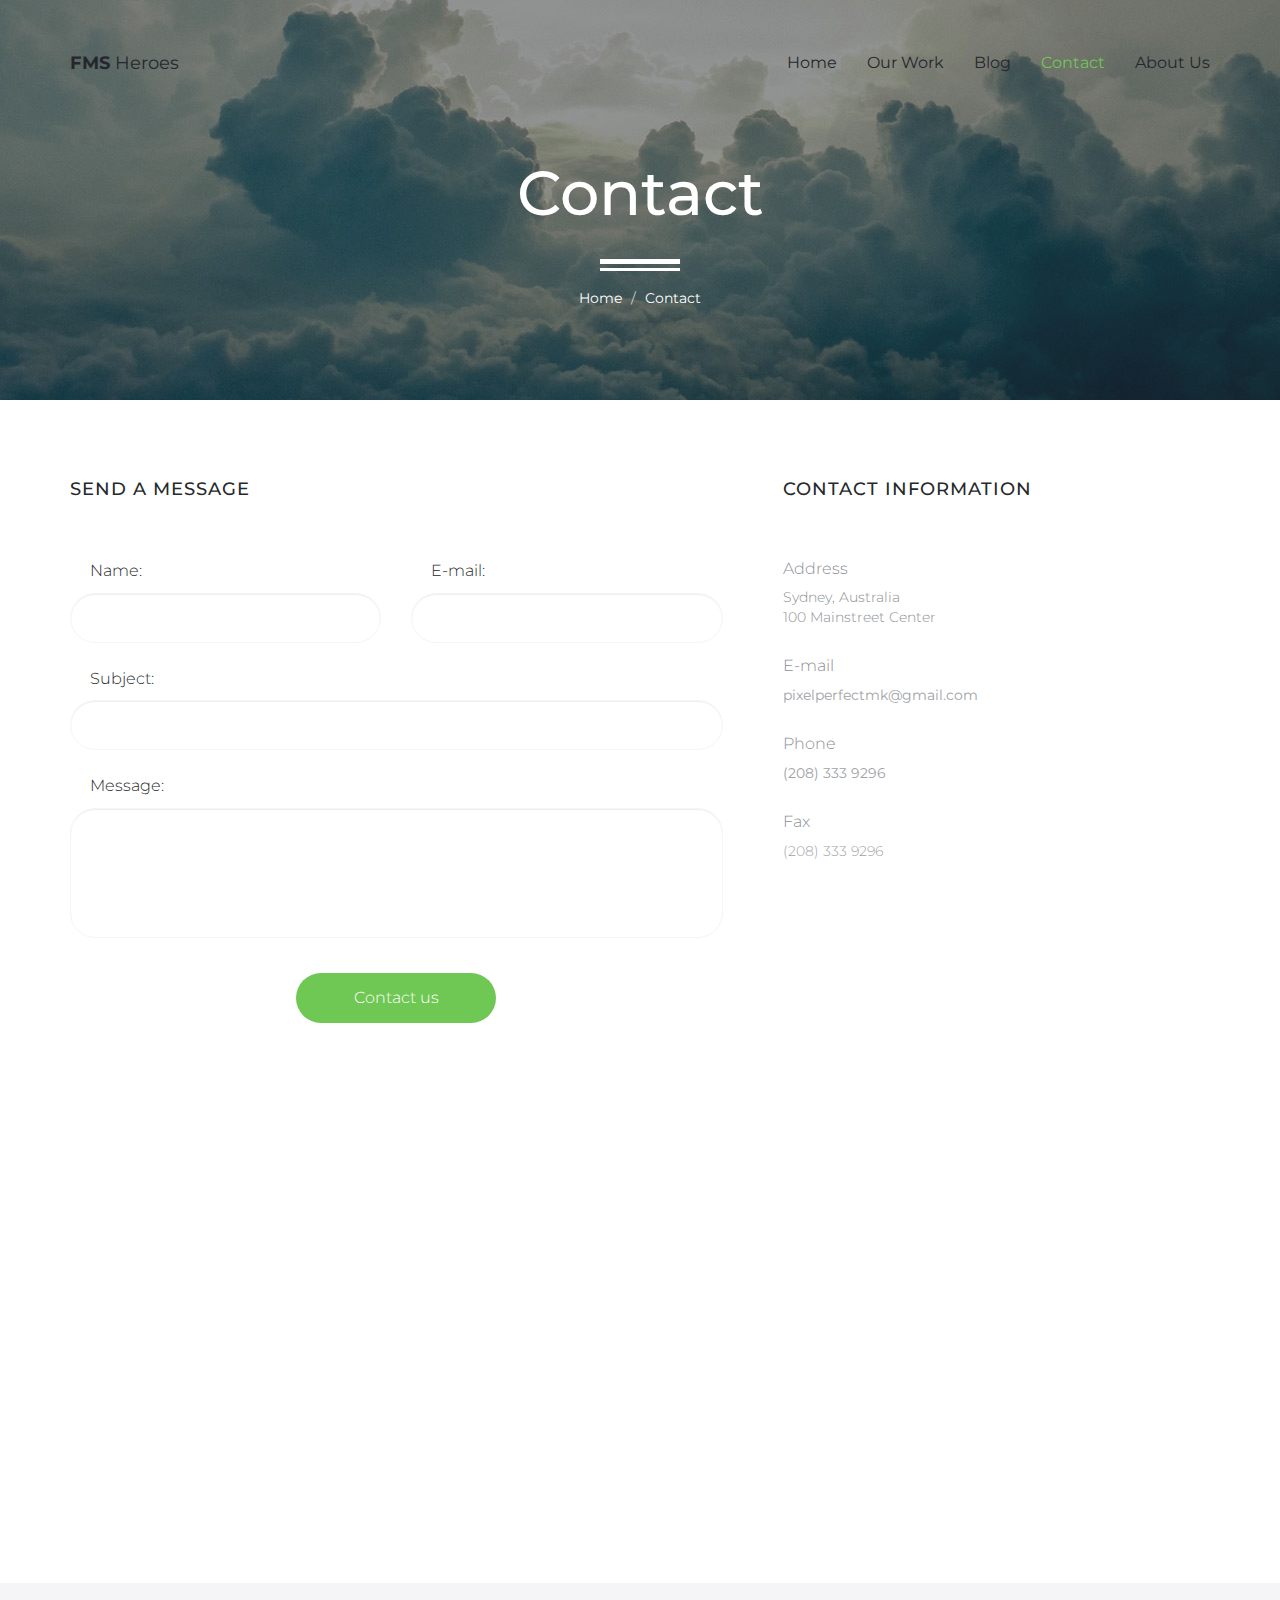
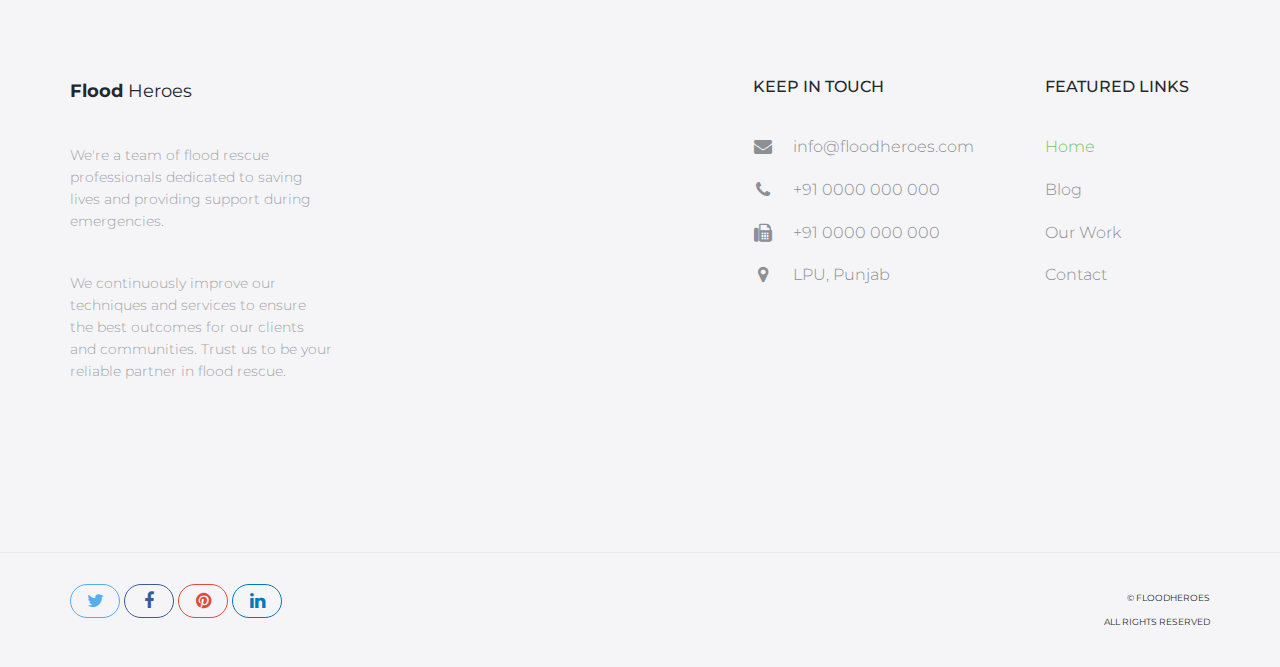
<file: contact.html>
<!DOCTYPE html>
<html lang="en">

<head>

    <!-- Basic Page Needs
    ================================================== -->
    <meta http-equiv="Content-Type" content="text/html; charset=utf-8">
    <meta http-equiv="X-UA-Compatible" content="IE=edge">

    <title>Flood Heroes</title>

    <meta name="description" content="">
    <meta name="author" content="">
    <meta name="keywords" content="">

    <!-- Mobile Specific Metas
    ================================================== -->
    <meta name="viewport" content="width=device-width, minimum-scale=1.0, maximum-scale=1.0">
    <meta name="apple-mobile-web-app-capable" content="yes">

    <!-- Fonts -->
    <link href="https://fonts.googleapis.com/css?family=Montserrat:300,300i,400,600,700" rel="stylesheet">
    <link rel="stylesheet" href="http://cdnjs.cloudflare.com/ajax/libs/font-awesome/4.4.0/css/font-awesome.min.css">
    <link rel="stylesheet" href="https://cdnjs.cloudflare.com/ajax/libs/font-awesome/4.7.0/css/font-awesome.min.css">
    <!-- Favicon
    ================================================== -->
    <link rel="apple-touch-icon" sizes="180x180" href="assets/img/apple-touch-icon.png">
    <link rel="icon" type="image/png" sizes="16x16" href="assets/img/favicon.png">

    <!-- Stylesheets
    ================================================== -->
    <!-- Bootstrap core CSS -->
    <link href="assets/css/bootstrap.min.css" rel="stylesheet">

    <!-- Custom styles for this template -->
    <link href="assets/css/style.css" rel="stylesheet">
    <link href="assets/css/responsive.css" rel="stylesheet">

    <!-- HTML5 shim and Respond.js IE8 support of HTML5 elements and media queries -->
    <!--[if lt IE 9]>
    <script src="https://oss.maxcdn.com/libs/html5shiv/3.7.0/html5shiv.js"></script>
    <script src="https://oss.maxcdn.com/libs/respond.js/1.4.2/respond.min.js"></script>
    <![endif]-->

</head>

<body>

    <header id="masthead" class="site-header">
        <nav id="primary-navigation" class="site-navigation">
            <div class="container">

                <div class="navbar-header">

                    <a class="site-title"><span>FMS </span>Heroes</a>

                </div><!-- /.navbar-header -->

                <div class="collapse navbar-collapse" id="agency-navbar-collapse">

                    <ul class="nav navbar-nav navbar-right">

                        <li><a href="index.html">Home</a></li>
                        <li><a href="our-work.html">Our Work</a></li>
                        <li><a href="blog.html">Blog</a></li>
                        <li class="active"><a href="contact.html">Contact</a></li>
                        <li><a href="about-us.html">About Us</a></li>

                    </ul>

                </div>

            </div>
        </nav><!-- /.site-navigation -->
    </header><!-- /#mastheaed -->

    <div id="hero" class="hero overlay subpage-hero contact-hero">
        <div class="hero-content">
            <div class="hero-text">
                <h1>Contact</h1>
                <ol class="breadcrumb">
                    <li class="breadcrumb-item"><a href="#">Home</a></li>
                    <li class="breadcrumb-item active">Contact</li>
                </ol>
            </div><!-- /.hero-text -->
        </div><!-- /.hero-content -->
    </div><!-- /.hero -->

    <main id="main" class="site-main">

        <section class="site-section subpage-site-section section-contact-us">

            <div class="container">
                <div class="row">
                    <div class="col-sm-7">
                        <h2>Send a message</h2>
                        <form>
                            <div class="row">
                                <div class="col-sm-6">
                                    <div class="form-group">
                                        <label for="name">Name:</label>
                                        <input type="text" class="form-control" id="name">
                                    </div>
                                </div>
                                <div class="col-sm-6">
                                    <div class="form-group">
                                        <label for="email">E-mail:</label>
                                        <input type="email" class="form-control" id="email">
                                    </div>
                                </div>
                            </div>
                            <div class="form-group">
                                <label for="message">Subject:</label>
                                <input class="form-control" id="subject"></input>
                            </div>
                            <div class="form-group">
                                <label for="message">Message:</label>
                                <textarea class="form-control form-control-comment" id="message"></textarea>
                            </div>
                            <div class="text-center">
                                <button class="btn btn-green">Contact us</button>
                            </div>
                        </form>
                    </div>
                    <div class="col-sm-5">
                        <div class="contact-info">
                            <h2>Contact information</h2>
                            <div class="row">
                                <div class="col-sm-12">
                                    <h3>Address</h3>
                                    <ul class="list-unstyled">
                                        <li>Sydney, Australia</li>
                                        <li>100 Mainstreet Center</li>
                                    </ul>
                                    <h3>E-mail</h3>
                                    <a href="mailto:pixelperfectmk@gmail.com"
                                        target="_blank">pixelperfectmk@gmail.com</a>
                                    <h3>Phone</h3>
                                    <a href="tel:2083339296" target="_blank">(208) 333 9296</a>
                                    <h3>Fax</h3>
                                    <p>(208) 333 9296</p>
                                </div>
                            </div>
                        </div><!-- /.contact-info -->
                    </div>
                </div>
            </div>

        </section><!-- /.section-contact-us -->

        <section id="map" class="section-map"></section><!-- /.section-map -->

    </main><!-- /#main -->

    <footer id="colophon" class="site-footer">
        <div class="container">
            <div class="row">
                <div class="col-md-3 col-sm-4 col-xs-6">
                    <a class="site-title"><span>Flood </span>Heroes</a>
                    <p>We're a team of flood rescue professionals dedicated to saving lives and providing support during
                        emergencies.</p>
                    <p>We continuously improve our techniques and services to ensure the best outcomes for our clients
                        and communities. Trust us to be your reliable partner in flood rescue.</p>
                </div>
                <div class="col-lg-offset-4 col-md-3 col-sm-4 col-md-offset-2 col-sm-offset-0 col-xs-6 ">
                    <h3>Keep in touch</h3>
                    <ul class="list-unstyled contact-links">
                        <li><i class="fa fa-envelope" aria-hidden="true"></i><a
                                href="mailto:info@agencyperfect.com">info@floodheroes.com</a></li>
                        <li><i class="fa fa-phone" aria-hidden="true"></i><a href="tel:+37400800000">+91 0000 000 000
                            </a></li>
                        <li><i class="fa fa-fax" aria-hidden="true"></i><a href="+37400900000">+91 0000 000 000</a>
                        </li>
                        <li><i class="fa fa-map-marker" aria-hidden="true"></i>
                            <p>LPU, Punjab</p>
                        </li>
                    </ul>
                </div>
                <div class="clearfix visible-xs"></div>
                <div class="col-lg-2 col-md-3 col-sm-4 col-xs-6">
                    <h3>Featured links</h3>
                    <ul class="list-unstyled">
                        <li class="active"><a href="index.html">Home</a></li>
                        <li><a href="blog.html">Blog</a></li>
                        <li><a href="our-work.html">Our Work</a></li>
                        <li><a href="contact.html">Contact</a></li>
                    </ul>
                </div>
            </div>
        </div>
        <div class="copyright">
            <div class="container">
                <div class="row">
                    <div class="col-xs-8">
                        <div class="social-links">
                            <a class="twitter-bg" href="#"><i class="fa fa-twitter"></i></a>
                            <a class="facebook-bg" href="#"><i class="fa fa-facebook"></i></a>
                            <a class="pinterest" href="#"><i class="fa fa-pinterest"></i></a>
                            <a class="linkedin-bg" href="#"><i class="fa fa-linkedin"></i></a>
                        </div><!-- /.social-links -->
                    </div>
                    <div class="col-xs-4">
                        <div class="text-right">
                            <p>&copy; FloodHeroes</p>
                            <p>All Rights Reserved</p>
                        </div>
                    </div>
                </div>
            </div>
        </div><!-- /.copyright -->
    </footer><!-- /#footer -->


    <!-- Bootstrap core JavaScript
    ================================================== -->
    <!-- Placed at the end of the document so the pages load faster -->
    <script src="https://ajax.googleapis.com/ajax/libs/jquery/3.1.1/jquery.min.js"></script>
    <script src="assets/js/bootstrap.min.js"></script>
    <script src="assets/js/bootstrap-select.min.js"></script>
    <script src="assets/js/jquery.slicknav.min.js"></script>
    <script src="assets/js/jquery.countTo.min.js"></script>
    <script src="assets/js/jquery.shuffle.min.js"></script>
    <script src="assets/js/script.js"></script>

</body>

</html>
</file>
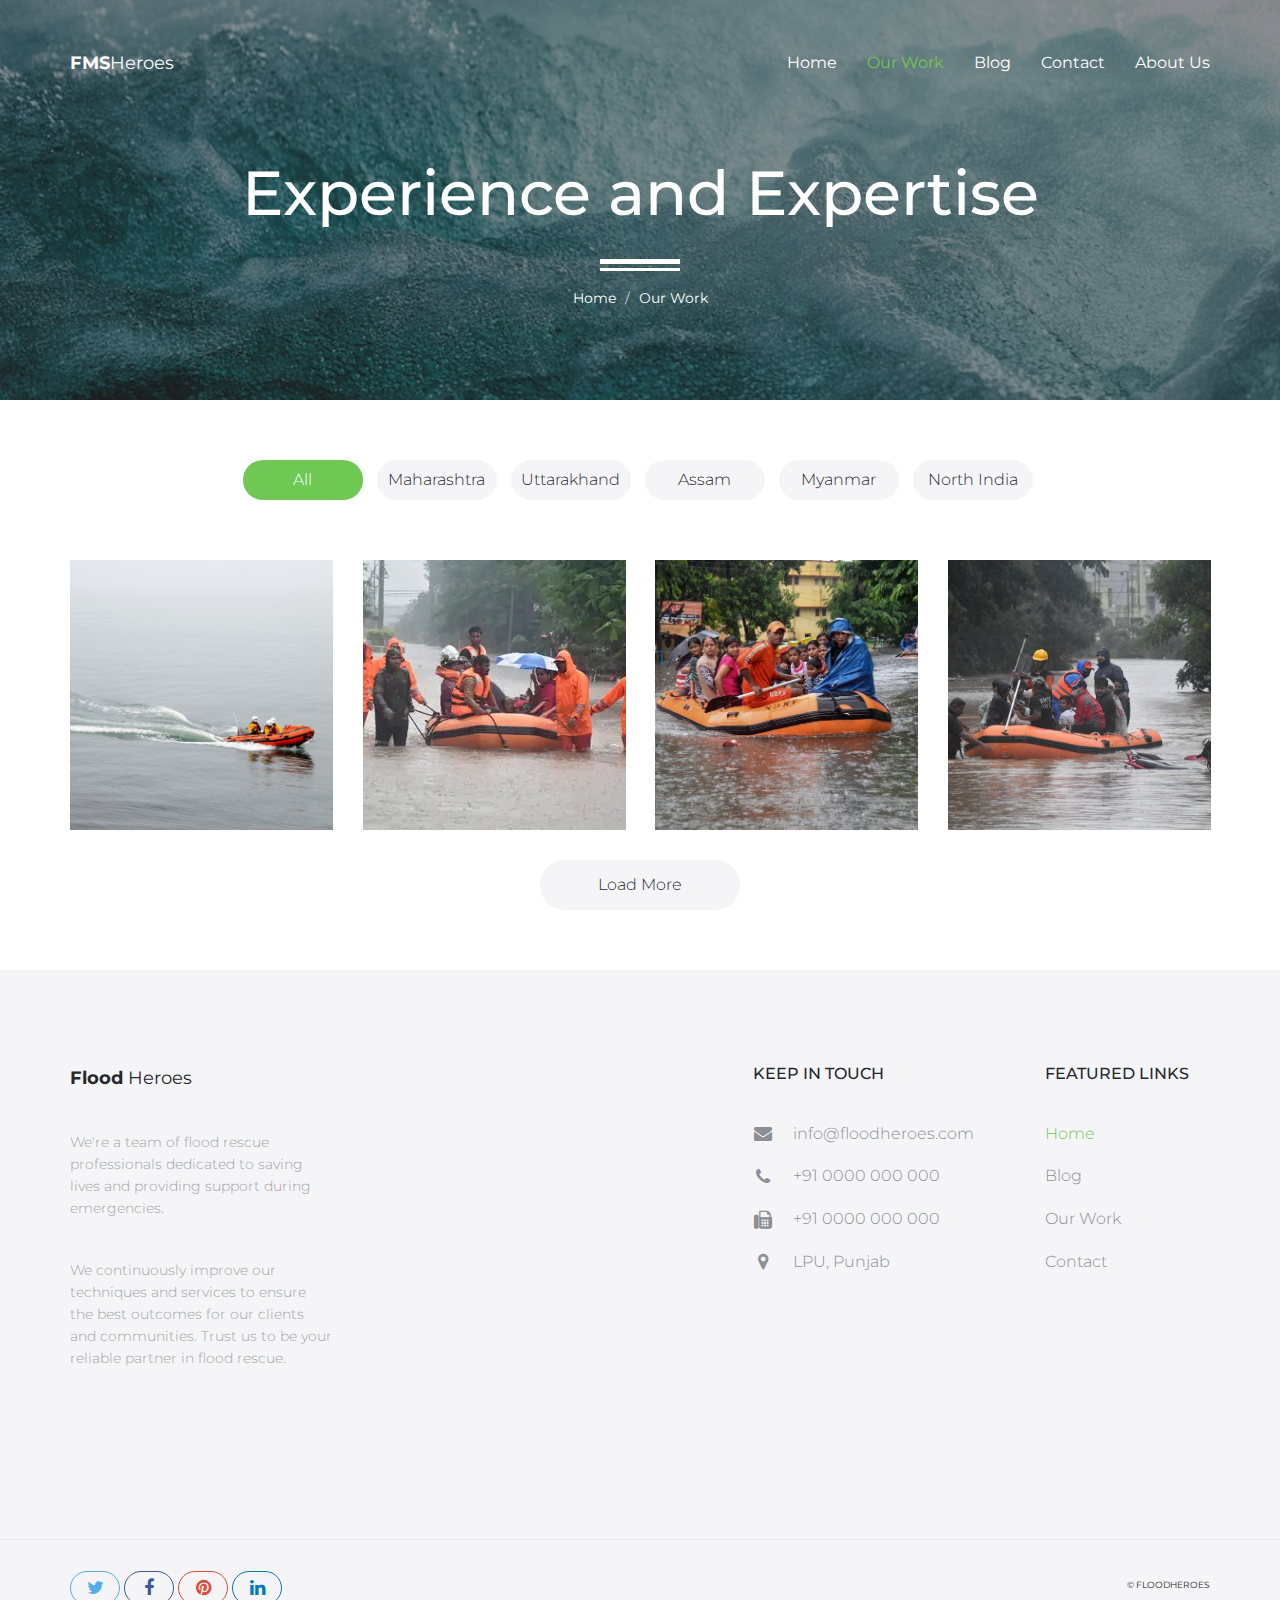
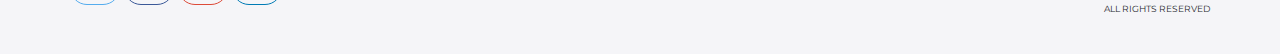
<file: our-work.html>
<!DOCTYPE html>
<html lang="en">

<head>

    <!-- Basic Page Needs
    ================================================== -->
    <meta http-equiv="Content-Type" content="text/html; charset=utf-8">
    <meta http-equiv="X-UA-Compatible" content="IE=edge">

    <title>Our Work | Flood Heroes</title>

    <meta name="description" content="">
    <meta name="author" content="">
    <meta name="keywords" content="">

    <!-- Mobile Specific Metas
    ================================================== -->
    <meta name="viewport" content="width=device-width, minimum-scale=1.0, maximum-scale=1.0">
    <meta name="apple-mobile-web-app-capable" content="yes">

    <!-- Fonts -->
    <link href="https://fonts.googleapis.com/css?family=Montserrat:300,300i,400,600,700" rel="stylesheet">
    <link rel="stylesheet" href="http://cdnjs.cloudflare.com/ajax/libs/font-awesome/4.4.0/css/font-awesome.min.css">
    <link rel="stylesheet" href="https://cdnjs.cloudflare.com/ajax/libs/font-awesome/4.7.0/css/font-awesome.min.css">

    <!-- Favicon
    ================================================== -->
    <link rel="apple-touch-icon" sizes="180x180" href="assets/img/apple-touch-icon.png">
    <link rel="icon" type="image/png" sizes="16x16" href="assets/img/favicon.png">

    <!-- Stylesheets
    ================================================== -->
    <!-- Bootstrap core CSS -->
    <link href="assets/css/bootstrap.min.css" rel="stylesheet">

    <!-- Custom styles for this template -->
    <link href="assets/css/style.css" rel="stylesheet">
    <link href="assets/css/responsive.css" rel="stylesheet">

    <!-- HTML5 shim and Respond.js IE8 support of HTML5 elements and media queries -->
    <!--[if lt IE 9]>
    <script src="https://oss.maxcdn.com/libs/html5shiv/3.7.0/html5shiv.js"></script>
    <script src="https://oss.maxcdn.com/libs/respond.js/1.4.2/respond.min.js"></script>
    <![endif]-->

</head>

<body>

    <header id="masthead" class="site-header site-header-white">
        <nav id="primary-navigation" class="site-navigation">
            <div class="container">

                <div class="navbar-header">

                    <a href="index.html" class="site-title"><span>FMS</span>Heroes</a>

                </div><!-- /.navbar-header -->

                <div class="collapse navbar-collapse" id="agency-navbar-collapse">

                    <ul class="nav navbar-nav navbar-right">

                        <li><a href="index.html">Home</a></li>
                        <li class="active"><a href="our-work.html">Our Work</a></li>
                        <li><a href="blog.html">Blog</a></li>
                        <li><a href="contact.html">Contact</a></li>
                        <li><a href="about-us.html">About Us</a></li>

                    </ul>

                </div>

            </div>
        </nav><!-- /.site-navigation -->
    </header><!-- /#mastheaed -->

    <div id="hero" class="hero overlay subpage-hero portfolio-hero">
        <div class="hero-content">
            <div class="hero-text">
                <h1>Experience and Expertise</h1>
                <ol class="breadcrumb">
                    <li class="breadcrumb-item"><a href="#">Home</a></li>
                    <li class="breadcrumb-item active">Our Work</li>
                </ol>
            </div><!-- /.hero-text -->
        </div><!-- /.hero-content -->
    </div><!-- /.hero -->

    <main id="main" class="site-main">

        <section class="site-section subpage-site-section section-portfolio">
            <div class="container">

                <ul class="portfolio-sorting list-inline text-center">
                    <li><a href="#" class="btn btn-gray active" data-group="all">All</a></li>
                    <li><a href="#" class="btn btn-gray" data-group="webdesign">Maharashtra</a></li>
                    <li><a href="#" class="btn btn-gray" data-group="mobileapp">Uttarakhand</a></li>
                    <li><a href="#" class="btn btn-gray" data-group="illustration">Assam</a></li>
                    <li><a href="#" class="btn btn-gray" data-group="branding">Myanmar</a></li>
                    <li><a href="#" class="btn btn-gray" data-group="photography">North India</a></li>
                </ul><!-- /.portfolio-sorting  -->

                <div id="grid" class="row">
                    <div class="col-lg-3 col-md-4 col-xs-6" data-groups='["webdesign"]'>
                        <div class="portfolio-item">
                            <img src="assets/img/portfolio-1.jpg" class="img-res" alt="">
                            <h4 class="portfolio-item-title">Maharashtra</h4>
                            <a href="portfolio-item.html"><i class="fa fa-arrow-right" aria-hidden="true"></i></a>
                        </div><!-- /.portfolio-item -->
                    </div>
                    <div class="col-lg-3 col-md-4 col-xs-6" data-groups='["mobileapp"]'>
                        <div class="portfolio-item">
                            <img src="assets/img/portfolio-2.jpg" class="img-res" alt="">
                            <h4 class="portfolio-item-title">Uttarakhand</h4>
                            <a href="portfolio-item.html"><i class="fa fa-arrow-right" aria-hidden="true"></i></a>
                        </div><!-- /.portfolio-item -->
                    </div>
                    <div class="col-lg-3 col-md-4 col-xs-6" data-groups='["illustration"]'>
                        <div class="portfolio-item">
                            <img src="assets/img/portfolio-3.jpg" class="img-res" alt="">
                            <h4 class="portfolio-item-title">Assam</h4>
                            <a href="portfolio-item.html"><i class="fa fa-arrow-right" aria-hidden="true"></i></a>
                        </div><!-- /.portfolio-item -->
                    </div>
                    <div class="col-lg-3 col-md-4 col-xs-6" data-groups='["branding"]'>
                        <div class="portfolio-item">
                            <img src="assets/img/portfolio-4.jpg" class="img-res" alt="">
                            <h4 class="portfolio-item-title">Myanmar Rescue</h4>
                            <a href="portfolio-item.html"><i class="fa fa-arrow-right" aria-hidden="true"></i></a>
                        </div><!-- /.portfolio-item -->
                    </div>
                    <div class="col-lg-3 col-md-4 col-xs-6" data-groups='["photography"]'>
                        <div class="portfolio-item">
                            <img src="assets/img/portfolio-5.jpg" class="img-res" alt="">
                            <h4 class="portfolio-item-title">North East Rescue</h4>
                            <a href="portfolio-item.html"><i class="fa fa-arrow-right" aria-hidden="true"></i></a>
                        </div><!-- /.portfolio-item -->
                    </div>
                    <div class="col-lg-3 col-md-4 col-xs-6" data-groups='["illustration"]'>
                        <div class="portfolio-item">
                            <img src="assets/img/portfolio-6.jpg" class="img-res" alt="">
                            <h4 class="portfolio-item-title">Bihar Rescue</h4>
                            <a href="portfolio-item.html"><i class="fa fa-arrow-right" aria-hidden="true"></i></a>
                        </div><!-- /.portfolio-item -->
                    </div>
                    <div class="col-lg-3 col-md-4 col-xs-6" data-groups='["mobileapp"]'>
                        <div class="portfolio-item">
                            <img src="assets/img/portfolio-7.jpg" class="img-res" alt="">
                            <h4 class="portfolio-item-title">Rescue</h4>
                            <a href="portfolio-item.html"><i class="fa fa-arrow-right" aria-hidden="true"></i></a>
                        </div><!-- /.portfolio-item -->
                    </div>
                    <div class="col-lg-3 col-md-4 col-xs-6" data-groups='["uiux"]'>
                        <div class="portfolio-item">
                            <img src="assets/img/portfolio-8.jpg" class="img-res" alt="">
                            <h4 class="portfolio-item-title">Rescue</h4>
                            <a href="portfolio-item.html"><i class="fa fa-arrow-right" aria-hidden="true"></i></a>
                        </div><!-- /.portfolio-item -->
                    </div>
                    <div class="col-lg-3 col-md-4 col-xs-6" data-groups='["mobileapp"]'>
                        <div class="portfolio-item">
                            <img src="assets/img/portfolio-9.jpg" class="img-res" alt="">
                            <h4 class="portfolio-item-title">Rescue</h4>
                            <a href="portfolio-item.html"><i class="fa fa-arrow-right" aria-hidden="true"></i></a>
                        </div><!-- /.portfolio-item -->
                    </div>
                    <div class="col-lg-3 col-md-4 col-xs-6" data-groups='["photography"]'>
                        <div class="portfolio-item">
                            <img src="assets/img/portfolio-10.jpg" class="img-res" alt="">
                            <h4 class="portfolio-item-title">Rescue</h4>
                            <a href="portfolio-item.html"><i class="fa fa-arrow-right" aria-hidden="true"></i></a>
                        </div><!-- /.portfolio-item -->
                    </div>
                    <div class="col-lg-3 col-md-4 col-xs-6" data-groups='["branding"]'>
                        <div class="portfolio-item">
                            <img src="assets/img/portfolio-11.jpg" class="img-res" alt="">
                            <h4 class="portfolio-item-title">Rescue</h4>
                            <a href="portfolio-item.html"><i class="fa fa-arrow-right" aria-hidden="true"></i></a>
                        </div><!-- /.portfolio-item -->
                    </div>
                    <div class="col-lg-3 col-md-4 col-xs-6" data-groups='["webdesign"]'>
                        <div class="portfolio-item">
                            <img src="assets/img/portfolio-12.jpg" class="img-res" alt="">
                            <h4 class="portfolio-item-title">Rescue</h4>
                            <a href="portfolio-item.html"><i class="fa fa-arrow-right" aria-hidden="true"></i></a>
                        </div><!-- /.portfolio-item -->
                    </div>
                </div>
                <div class="text-center">
                    <a class="btn btn-gray" href="#" id="loadMore">Load More</a>
                </div>

            </div>
        </section><!-- /.section-portfolio -->

    </main><!-- /#main -->

    <footer id="colophon" class="site-footer">
        <div class="container">
            <div class="row">
                <div class="col-md-3 col-sm-4 col-xs-6">
                    <a class="site-title"><span>Flood </span>Heroes</a>
                    <p>We're a team of flood rescue professionals dedicated to saving lives and providing support during
                        emergencies.</p>
                    <p>We continuously improve our techniques and services to ensure the best outcomes for our clients
                        and communities. Trust us to be your reliable partner in flood rescue.</p>
                </div>
                <div class="col-lg-offset-4 col-md-3 col-sm-4 col-md-offset-2 col-sm-offset-0 col-xs-6 ">
                    <h3>Keep in touch</h3>
                    <ul class="list-unstyled contact-links">
                        <li><i class="fa fa-envelope" aria-hidden="true"></i><a
                                href="mailto:info@agencyperfect.com">info@floodheroes.com</a></li>
                        <li><i class="fa fa-phone" aria-hidden="true"></i><a href="tel:+37400800000">+91 0000 000 000
                            </a></li>
                        <li><i class="fa fa-fax" aria-hidden="true"></i><a href="+37400900000">+91 0000 000 000</a>
                        </li>
                        <li><i class="fa fa-map-marker" aria-hidden="true"></i>
                            <p>LPU, Punjab</p>
                        </li>
                    </ul>
                </div>
                <div class="clearfix visible-xs"></div>
                <div class="col-lg-2 col-md-3 col-sm-4 col-xs-6">
                    <h3>Featured links</h3>
                    <ul class="list-unstyled">
                        <li class="active"><a href="index.html">Home</a></li>
                        <li><a href="blog.html">Blog</a></li>
                        <li><a href="our-work.html">Our Work</a></li>
                        <li><a href="contact.html">Contact</a></li>
                    </ul>
                </div>
            </div>
        </div>
        <div class="copyright">
            <div class="container">
                <div class="row">
                    <div class="col-xs-8">
                        <div class="social-links">
                            <a class="twitter-bg" href="#"><i class="fa fa-twitter"></i></a>
                            <a class="facebook-bg" href="#"><i class="fa fa-facebook"></i></a>
                            <a class="pinterest" href="#"><i class="fa fa-pinterest"></i></a>
                            <a class="linkedin-bg" href="#"><i class="fa fa-linkedin"></i></a>
                        </div><!-- /.social-links -->
                    </div>
                    <div class="col-xs-4">
                        <div class="text-right">
                            <p>&copy; FloodHeroes</p>
                            <p>All Rights Reserved</p>
                        </div>
                    </div>
                </div>
            </div>
        </div><!-- /.copyright -->
    </footer><!-- /#footer -->



    <!-- Bootstrap core JavaScript
    ================================================== -->
    <!-- Placed at the end of the document so the pages load faster -->
    <script src="https://ajax.googleapis.com/ajax/libs/jquery/3.1.1/jquery.min.js"></script>
    <script src="assets/js/bootstrap.min.js"></script>
    <script src="assets/js/bootstrap-select.min.js"></script>
    <script src="assets/js/jquery.slicknav.min.js"></script>
    <script src="assets/js/jquery.countTo.min.js"></script>
    <script src="assets/js/jquery.shuffle.min.js"></script>
    <script src="assets/js/script.js"></script>

</body>

</html>
</file>
<file: assets/css/style.css>
/*
 * Theme Name: 
 * Theme URI: 
 * Author: Milan Savov, Nikola Kostov
 * Author URI/Mail: milan.savov@gmail.com, nikolakostov1991@gmail.com
 * Version: 1.0
 * */

 /* TABLE OF CONTENT 
*
* - CUSTOM RESETS
    - Buttons
    - Forms
* - LAYOUT
* - HEADER 
    - Site Logo
    - Navigation
* - HERO (BANNER)
* - HOMEPAGE SECTIONS
    - Features 
    - Services
    - Map Feature 
    - Portfolio
    - Newsletter 
* - FOOTER
* - PAGES
    - PORTFOLIO
    - PORTFOLIO ITEM
    - BLOG
    - BLOG POST
    - CONTACT
*
*/


/* CUSTOM RESETS
================================================== */
a {
    transition: all 0.25s ease-in-out;
    -moz-transition: all 0.25s ease-in-out;
    -webkit-transition: all 0.25s ease-in-out;
    -o-transition: all 0.25s ease-in-out;
    -ms-transition: all 0.25s ease-in-out;
    cursor: pointer;
    color: #9fa3a7;
}

a:focus,
a:hover {
    color: #6fc754;
    outline: 0 none;
    text-decoration: none;
}

p {
    margin-bottom: 0;
    font-size: 14px;
    font-weight: 300;
    color: #9fa3a7;
    line-height: 22px;
}

h1 {
    font-size: 62px;
}

h2 {
    font-size: 42px;
}

h1,h2,h3,h4,h5 {
    color: #26292c;
}

p + p {
    margin-top: 40px;
}

/* Buttons */
.btn {
    line-height: 50px;
    min-width: 200px;
    font-size: 16px;
    font-weight: 300;
    border: 0;
    border-radius: 50px;
    color: #26272d;
    background-color: #fff;
    padding: 0;
    transition: color 0.25s ease-in-out, background-color 0.25s ease-in-out;
    -moz-transition: color 0.25s ease-in-out, background-color 0.25s ease-in-out;
    -webkit-transition: color 0.25s ease-in-out, background-color 0.25s ease-in-out;
    -o-transition: color 0.25s ease-in-out, background-color 0.25s ease-in-out;
    -ms-transition: color 0.25s ease-in-out, background-color 0.25s ease-in-out;
}

.btn-border {
    border: 1px solid #26272d;
}

.btn-fill {
    background-color: #267df4;
    color: #fff;
}

.btn-gray {
    background-color: #f5f5f8;
    color: #26272d;
}

.btn-green {
    background-color: #6fc754;
    color: #fff;  
}

.btn:hover,
button.btn:hover,
.btn:focus,
button.btn:focus {
    background-color: #26272d;
    color: #fff;
}

.btn-gray:hover,
.btn-gray:focus {
    background-color: #6fc754;
    color: #fff;    
}

/* 
 * Forms 
 */
/* Input fields */
.form-group {
    position: relative;
    margin: 0 auto;
    width: 100%;
}

.form-control {
    border-radius: 25px;
    height: 50px;
    padding: 15px 20px;
    border-color: #f5f5f8;
}

.form-control + .form-control {
    margin-top: 10px;
}

.form-control:focus {
    background-color: #f5f5f8;
    border-color: #f5f5f8;
    box-shadow: none;
    outline: none;
}

.form-group .btn {
    position: absolute;
    top: 5px;
    right: 5px;
    line-height: 40px;
    min-width: 60px;
    font-size: 16px;
    border-radius: 25px;
}

.form-control-comment {
    height: 100px;
    resize: none;
}

.search-form .form-group .form-control {
    padding-right: 80px;
}

/* ELEMENTS
================================================== */
/* Checkbox fields */
input[type=checkbox],
input[type=radio] {
    position: absolute;
    visibility: hidden;
    height: auto;
    margin-top: 0;
}

.checkbox {
    margin: 0;
} 

.checkbox + .checkbox,
.radio-btn + .radio-btn {
    margin-top: 15px;
}

.checkbox [type="checkbox"]:not(:checked) + label,
.checkbox [type="checkbox"]:checked + label {
    position: relative;
    padding-left: 30px;
    cursor: pointer;
}

.checkbox [type="checkbox"]:not(:checked) + label:before,
.checkbox [type="checkbox"]:checked + label:before {
    content: '';
    position: absolute;
    left:0; 
    width: 20px; 
    height: 20px;
    background-color: #fff;
    border: 1px solid #f5f5f8;
    border-radius: 3px;
    box-shadow: none;
    transition: border-color .2s;
    -webkit-transition: border-color .2s;
    -ms-transition: border-color .2s;
    -o-transition: border-color .2s;
    -ms-transition: border-color .2s;
}

.checkbox [type="checkbox"]:not(:checked) + label:after,
.checkbox [type="checkbox"]:checked + label:after {
    content: '\f00c';
    font-family: 'FontAwesome';
    position: absolute;
    top: 50%;
    left: 0;
    text-align: center;
    font-size: 15px;
    height: 20px;
    width: 20px;
    border-radius: 3px;
    color: #fff;
    background-color: #6fc754;
    transform: translateY(-50%);
    -webkit-transform: translateY(-50%);
    -ms-transform: translateY(-50%);
    -o-transform: translateY(-50%);
    -ms-transform: translateY(-50%);
      transition: opacity .2s;
    -webkit-transition: opacity .2s;
    -ms-transition: opacity .2s;
    -o-transition: opacity .2s;
    -ms-transition: opacity .2s;
}

.checkbox [type="checkbox"]:not(:checked) + label:after {
    opacity: 0;
}

.checkbox [type="checkbox"]:checked + label:after {
    opacity: 1;
}

.checkbox [type="checkbox"]:disabled:not(:checked) + label:before,
.checkbox [type="checkbox"]:disabled:checked + label:before {
    box-shadow: none;
    border-color: #bbb;
    background-color: #ddd;
}

.checkbox [type="checkbox"]:disabled:checked + label:after {
    color: #999;
}
.checkbox [type="checkbox"]:disabled + label {
    color: #aaa;
}

.checkbox [type="checkbox"]:checked:focus + label:before,
.checkbox [type="checkbox"]:not(:checked):focus + label:before {
    border: 1px dotted #6fc754;
}

.checkbox [type="checkbox"]:not(:checked) + label:hover:before,
.checkbox [type="checkbox"]:checked + label:hover:before {
    border: 1px solid #6fc754;
}

/* Radiobutton fields */
.radio-btn label {
    font-weight: 400;
}

.radio-btn [type="radio"]:not(:checked) + label,
.radio-btn [type="radio"]:checked + label {
    position: relative;
    padding-left: 30px;
    cursor: pointer;
    margin-bottom: 0;
}

.radio-btn [type="radio"]:not(:checked) + label:before,
.radio-btn [type="radio"]:checked + label:before {
    content: '';
    position: absolute;
    left:0; 
    top: 50%;
    width: 20px;
    height: 20px;
    background-color: #fff;
    border: 1px solid #f5f5f8;
    border-radius: 50px;
    box-shadow: none;
    transform: translateY(-50%);
    -webkit-transform: translateY(-50%);
    -ms-transform: translateY(-50%);
    -o-transform: translateY(-50%);
    -ms-transform: translateY(-50%);
    transition: border-color .2s;
    -webkit-transition: border-color .2s;
    -ms-transition: border-color .2s;
    -o-transition: border-color .2s;
    -ms-transition: border-color .2s;
}

.radio-btn [type="radio"]:not(:checked) + label:after,
.radio-btn [type="radio"]:checked + label:after {
    content: '';
    position: absolute;
    width: 12px;
    height: 12px;
    top: 50%;
    left: 4px;
    background-color: #6fc754;
    border-radius: 50px;
    transform: translateY(-50%);
    -webkit-transform: translateY(-50%);
    -ms-transform: translateY(-50%);
    -o-transform: translateY(-50%);
    -ms-transform: translateY(-50%);
    transition: opacity .2s;
    -webkit-transition: opacity .2s;
    -ms-transition: opacity .2s;
    -o-transition: opacity .2s;
    -ms-transition: opacity .2s;
}

.radio-btn [type="radio"]:not(:checked) + label:after {
    opacity: 0;
}
.radio-btn [type="radio"]:checked + label:after {
    opacity: 1;
}

.radio-btn [type="radio"]:disabled:not(:checked) + label:before,
.radio-btn [type="radio"]:disabled:checked + label:before {
    box-shadow: none;
    border-color: #bbb;
    background-color: #ddd;
}

.radio-btn [type="radio"]:disabled:checked + label:after {
    color: #999;
}

.radio-btn [type="radio"]:disabled + label {
    color: #aaa;
}

.radio-btn [type="radio"]:checked:focus + label:before,
.radio-btn [type="radio"]:not(:checked):focus + label:before {
    border: 1px dotted #6fc754;
}

.radio-btn [type="radio"]:checked + label:hover:before,
.radio-btn [type="radio"]:not(:checked) + label:hover:before {
    border: 1px solid #6fc754;
}

/* Selectpicker */
select {
    position: absolute !important;
    bottom: 0;
    left: 50%;
    display: block !important;
    width: .5px !important;
    height: 100% !important;
    padding: 0 !important;
    opacity: 0 !important;
    border: none;
}

.bootstrap-select .btn {
    border: 1px solid #26272d;
    border-radius: 10px;
}

.bootstrap-select span.pull-left {
    padding-left: 10px;
}

.bootstrap-select.btn-group .dropdown-menu.inner {
    position: static; *
    float: none;
    border: 0;
    padding: 0;
    margin: 0;
    border-radius: 0;
    -webkit-box-shadow: none;
    box-shadow: none;
}

.bootstrap-select.open .dropdown-menu {
    display: block;
    border: 1px solid #26272d; 
    border-radius: 10px;
}

.bootstrap-select.btn-group .dropdown-menu {
    padding: 5px 0;
    min-width: 100%;
    overflow: hidden;
    -webkit-box-sizing: border-box;
    -moz-box-sizing: border-box;
    box-sizing: border-box;
    z-index: 9999;
}

.bootstrap-select .dropdown-menu {
    display: none;
    visibility: visible;
    opacity: 1;
    padding: 0;
}

.bootstrap-select .bs-caret {
    float: right;
    padding-right: 10px;
}

.bootstrap-select .bs-caret .caret {
    border-top: 6px dashed;
    border-top: 6px solid\9;
    border-right: 6px solid transparent;
    border-left: 6px solid transparent;   
}

.bootstrap-select .selected {
    color: #6fc754;
}

.bootstrap-select .check-mark {
    display: none;
}

/*  Tabs  */
.tab-style {
    border-bottom: none;
}

.tab-style + .tab-content {
    padding: 15px;
    border: 1px solid #26272d;
    border-bottom-left-radius: 10px;
    border-bottom-right-radius: 10px;
    border-top-right-radius: 10px;
}

.nav-tabs.tab-style > li.active > a,
.nav-tabs.tab-style > li > a:hover {
    border: 1px solid #6fc754;
    background-color: #6fc754;
    color: #fff;
}

.nav-tabs.tab-style > li > a {
    position: relative;
    color: #26272d;
    margin-right: 0;
    border: 1px solid #26272d;
    border-top-left-radius: 10px;
    border-top-right-radius: 10px;
}

.nav-tabs.tab-style > li + li {
    margin-left: 10px;
}

/* Accordion */
.accordion.panel-group {
    margin-bottom: 0;
}

.accordion.panel-group .panel + .panel {
    margin-top: 0;
}

.accordion .panel {
    border: 0;
    box-shadow: none;
    border: 1px solid #26272d;
    border-bottom: 0;
    border-radius: 0;
}

.accordion .panel:first-child,
.accordion .panel:first-child .panel-heading a {
    border-top-right-radius:10px;
    border-top-left-radius:10px;
}

.accordion .panel:last-child {
    border-bottom-right-radius:10px;
    border-bottom-left-radius:10px;
    border-bottom: 1px solid #26272d;
}

.accordion .panel:last-child .panel-heading a.collapsed {
    border-bottom-right-radius:10px;
    border-bottom-left-radius:10px;
}

.accordion .collapsed {
    height: auto;
}

.accordion .panel-heading {
    background-color: transparent;
    padding: 0;
}

.accordion .panel-heading a {
    display: inline-block;
    position: relative;
    width: 100%;
    padding: 10px 40px 10px 15px;
}

.accordion .panel-heading a.collapsed {
    background-color: transparent;
    color: #26272d;
}

.accordion .panel-heading a.collapsed:hover,
.accordion.accordion-gray .panel-heading a.collapsed:hover,
.accordion .panel-heading a {
    background-color: #6fc754;   
    color: #fff; 
}

.accordion .panel-heading a.collapsed::after {
    content: "\f107";
}

.accordion .panel-heading a::after {
    font-family: "FontAwesome";
    content: "\f106";
    position: absolute;
    top: 50%;
    right: 15px;
    transform: translateY(-50%);
    -moz-transform: translateY(-50%);
    -o-transform: translateY(-50%);
    -ms-transform: translateY(-50%);
    -webkit-transform: translateY(-50%);
}

.panel-group .panel-heading+.panel-collapse>.list-group, 
.panel-group .panel-heading+.panel-collapse>.panel-body {
    border: none;
}

/* Pagination */
.pagination {
  margin: 0;
  vertical-align: middle;
}

.pagination > li > a {
  border: none;
  color: #292a2c;
  background-color: #f5f5f8;
  padding: 10px 15px;
  border-radius: 10px;
  font-size: 12px;
}

.pagination > li + li > a {
  margin-left: 5px;
}

.pagination > li.active > a,
.pagination > li > a:hover,
.pagination > li.active > a:hover {
  background-color: #6fc754;
  color: #fff;
}

.pagination > li:first-child > a {
  border-top-left-radius: 10px;
  border-bottom-left-radius: 10px;
}

.pagination > li:last-child > a {
  border-top-right-radius: 10px;
  border-bottom-right-radius: 10px;
}

.pagination > li.more > a {
  margin-left: 0;
  padding: 10px 5px;
  pointer-events: none;
  background-color: transparent;
}

.pagination > li.more + li > a {
  margin-left: 0;
}

/* LAYOUT
================================================== */
html, body {
    width: 100%;
    height: 100%;
    margin: 0;
    padding: 0;
    font-family: 'Montserrat', sans-serif;
    color: #26272d;
}

.img-res {
    display: block;
    width: 100vw;
    height: 100vh;
    max-width: 100%;
    max-height: 100%;
    object-fit: cover;
}

/* Background colors */
.gray-bg {
  background-color: #f5f5f8;
}

/* Margin and padding resets */
.mb-10 {margin-bottom: 10px;}
.mt-20 {margin-top: 20px;}
.mt-50 {margin-top: 50px;}

/* HEADER
================================================== */
.site-header {
    position: absolute;
    padding: 50px 0 0;
    background-color: transparent;
    width: 100%;
    z-index: 3;
}

/* Site-logo */
.site-title {
    font-size: 18px;
    line-height: 26px;
    color: #26272d;
}

.site-title:hover {
    color: #26272d;   
}

.site-title span {
    font-weight: 700;
}

.site-title a:hover {
    color: #fff;
}

/* Navigation */
.navbar-collapse {
    text-align: center;
}

.navbar-nav {
    float: none;
    display: inline-block;
}

.navbar-nav > li > a, 
.slicknav_nav > li > a {
    padding: 0;
    font-size: 16px;
    position: relative;
    color: #26272d;
    line-height: 26px;
}

.site-header-white .navbar-nav > li > a,
.site-header-white .site-title {
    color: #fff;
}

.navbar-nav > li > a i {
    margin-left: 5px;
}

.navbar-nav > li + li {
    margin-left: 30px;
}

.nav .open > a, 
.nav .open > a:focus, 
.nav .open > a:hover,
.navbar-nav > li > a:hover,
.navbar-nav > li > a:focus,
.navbar-nav > li.active > a,
.navbar-collapse li a:hover,
.dropdown.open > a, 
.site-header-white .dropdown.open > a,
.dropdown-menu a:hover, 
.dropdown:hover > a, 
.dropdown-menu>li>a:focus,
.dropdown-menu li a:hover,
.slicknav_nav > li.active a,
.slicknav_open .slicknav_arrow,
.slicknav_nav > li a:hover {
    background-color: transparent;
    color: #6fc754;
}

.navbar-toggle {
    border-color: #fff;
    margin: 0 15px 0 0;
    position: relative;
    top: -1px;
}

.navbar-toggle:hover,
.navbar-toggle[aria-expanded=true] {
    background-color: #fff;
    border-color: #000;
    cursor: pointer;
}

.navbar-toggle:hover .icon-bar,
.navbar-toggle[aria-expanded=true] .icon-bar {
    background-color: #000;
}

.navbar-toggle  .icon-bar {
    background-color: #fff;
}

.navbar-nav .dropdown-menu {
    display: block;
    opacity: 0;
    visibility: hidden;
    border-radius: 0;
    min-width: 130px;
    border: 0;
    border-top: 5px solid #6fc754;
    top: 140%;
    transition: all 0.4s;
    -moz-transition: all 0.4s;
    -webkit-transition: all 0.4s;
    -o-transition: all 0.4s;
    -ms-transition: all 0.4s;
}

.navbar-nav li a:hover + .dropdown-menu,
.navbar-nav .dropdown-menu:hover {
    opacity: 1;
    visibility: visible;
    top: 100%;
    transition-delay: 0s;
}

.dropdown-menu li a {
    padding: 5px 15px;
    position: relative;
    left: 0;
}

.dropdown-menu li a:hover {
    left: 15px;
}

/* HERO
================================================== */
.hero { 
    background: url(../img/hero.jpg) no-repeat center / cover; 
    height: 100%;
    width: 100%;
    display: table;
    position: relative;
}

.overlay:before {
  content: '';
  background-color: rgba(255,255,255,0.5);
  height: 100%;
  width: 100%;
  position: absolute;
  top: 0;
  left: 0;
  z-index: 0;
}

.hero-content {
    display: table-cell;
    vertical-align: middle;
    padding-top: 75px;
}

.hero-text {
    max-width: 890px;
    width: 100%;
    margin: 0 auto;
    padding: 0 15px;
    text-align: center;
}

.hero-text h1 {
    position: relative;
    margin: 0;
}

.hero-text p {
    position: relative;
    margin: 45px 0 30px;
    font-size: 20px;
    color: #26272d;
}

.hero-text .btn {
    position: relative;
    background-color: transparent;
}

.hero-text .btn:hover {
    background-color: #26272d;
    color: #fff;
}

.hero .breadcrumb {
    padding-top: 60px;
    margin-bottom: 0;
}

.hero .breadcrumb:before {
    content: '';
    display: block;
    position: absolute;
    left: 50%;
    bottom: 45px;
    height: 12px;
    width: 80px;
    border-top: 5px solid #fff;
    border-bottom: 3px solid #fff;
    transform: translateX(-50%);
    -moz-transform: translateX(-50%);
    -webkit-transform: translateX(-50%);
    -o-transform: translateX(-50%);
    -ms-transform: translateX(-50%);
}

.subpage-hero {
    height: 400px;
}

.subpage-hero.overlay:before {
    background-color: rgba(38,39,45,0.5);
}

.subpage-hero .hero-content,
.subpage-hero .hero-content h1,
.subpage-hero a  {
    color: #fff;
}

.subpage-hero a:hover {
    color: #6fc754;
}

.portfolio-hero {
    background: url(../img/portfolio-hero.jpg) no-repeat center / cover;     
}

.blog-hero {
    background: url(../img/blog-hero.jpg) no-repeat center / cover;     
}

.contact-hero {
    background: url(../img/contact-hero.jpg) no-repeat center / cover;     
}

/* SITEMAIN
================================================== */
/* site-section */
.site-section {
   padding: 100px 0 140px;
}

.subheading-text {
    font-size: 20px;
    font-style: italic;
}

.heading-separator {
    position: relative;
    margin: 0;
    padding-bottom: 70px;
}

.heading-separator:after {
    content: "";
    position: absolute;
    bottom: 25px;
    left: 0;
    right: 0;
    height: 2px;
    width: 50px;
    margin: 0 auto;
    background-color: #267df4;
}

/* Section: Features */
.section-features h2 {
    padding-bottom: 40px;
    font-size: 30px;
}

.section-features img {
    position: absolute;
    right: 15px;
    height: 380px;
}

/* Section: Services */
.section-services .subheading-text {
    margin-bottom: 90px;
}

.section-services .col-md-3:nth-child(n+5) .service {
    margin-top: 60px;
}

.service {
    min-height: 250px;
}

.service-title {
    margin: 35px 0 25px;
    font-size: 13px;
    text-transform: uppercase;
}

.service-info {
    font-size: 13px; 
}

/* Section: Map Feature */
.section-map-feature {
    padding-top: 250px;
    background: #071021 url(../img/map.png) no-repeat top center / cover; 
}

.section-map-feature h2 {
    padding-bottom: 30px;
    margin: 0;
}

.section-map-feature h2,
.section-map-feature p {
    color: #fff;
}

.section-map-feature .btn {
    margin: 80px 0 215px;
}

.counter {
    margin-bottom: 30px;
    font-size: 40px;
    font-weight: 300;
    line-height: 1;
}

.counter-item h3 {
    margin: 0;
    font-size: 16px;
    color: #0960d7;
}

/* Section: Portfolio */
.portfolio-item {
    margin-top: 30px;
}

.portfolio-item {
    height: 270px;
    position: relative;
}

.portfolio-item:before {
    content: "";
    position: absolute;
    left: 0;
    top: 0;
    right: 100%;
    bottom: 0;
    background-color: #f5f5f8;
    transition: right 0.25s ease-in-out;
    -moz-transition: right 0.25s ease-in-out;
    -webkit-transition: right 0.25s ease-in-out;
    -o-transition: right 0.25s ease-in-out;
    -ms-transition: right 0.25s ease-in-out;
}

.portfolio-item:hover:before {
    right: 25%;
}

.portfolio-item-title,
.portfolio-item a {
    position: absolute;
    left: 0px;
    margin: 0;
    font-size: 16px;
    opacity: 0;
}

.portfolio-item-title {
    width: 150px; 
    top: 15px;  
    transition: left 0.25s ease-in-out, opacity 0.25s ease-in-out;
    -moz-transition: left 0.25s ease-in-out, opacity 0.25s ease-in-out;
    -webkit-transition: left 0.25s ease-in-out, opacity 0.25s ease-in-out;
    -o-transition: left 0.25s ease-in-out, opacity 0.25s ease-in-out;
    -ms-transition: left 0.25s ease-in-out, opacity 0.25s ease-in-out;
}

.portfolio-item:hover .portfolio-item-title {
    left: 15px;
    opacity: 1;
}

.portfolio-item a {
    bottom: 15px;
    color: #26272d;
    padding: 5px 12px;
    border: 1px solid #26272d;
    border-radius: 50px;
}

.portfolio-item:hover a {
    left: 55%;
    opacity: 1;
}

.portfolio-item a:hover {
    background-color: #26272d;
    color: #fff;
}

.portfolio-item a i {
    width: 16px;
    text-align: center;
}

/* Section: Newsletter */
.section-newsletter h2 {
    padding-bottom: 30px;
    margin: 0;
}

.newsletter-group {
    max-width: 550px;
}

.newsletter-group .form-control {
    padding-right: 125px;
}

.newsletter-group .btn {
    min-width: 120px;
}

/* FOOTER
================================================== */
.site-footer {
    background-color: #f5f5f8;
    padding-top: 95px;
}

.site-footer .site-title {
    display: inline-block;
    margin-bottom: 40px;
}

.site-footer h3 {
    font-size: 16px;
    text-transform: uppercase;
    margin:0 0 40px;
}

.site-footer > .container {
    padding-bottom: 170px;
}

.site-footer .list-unstyled li + li {
    margin-top: 20px;
}

.contact-links li {
    position: relative;
}

.contact-links li i {
    position: absolute;
    top: 50%;
    width: 20px;
    text-align: center;
    font-size: 18px;
    color: #8c8f94;
    transform: translateY(-50%);
    -moz-transform: translateY(-50%);
    -webkit-transform: translateY(-50%);
    -o-transform: translateY(-50%);
    -ms-transform: translateY(-50%);
}

.contact-links li a,
.contact-links li p {
    margin-left: 40px;
}

.list-unstyled {
    margin-bottom: 0;
}

.list-unstyled li a,
.list-unstyled li p {
    font-size: 16px;
    color: #8c8f94;
    font-weight: 300;
}

.list-unstyled li a:hover,
.list-unstyled li.active a {
    color: #6fc754;
}

/* Copyright */
.copyright {
    padding: 30px 0;
    border-top: 1px solid rgba(38, 41, 44, 0.05);
}

.social-links a {
    line-height: 36px;
    padding: 5px 15px;
    font-size: 18px;
    border: 1px solid;
    border-radius: 50px;
}

.social-links a:hover {
    color: #fff;
}

.social-links a i {
    width: 18px;
    text-align: center;
}

a.twitter-bg {
    color: #55acee;
    border-color: #55acee; 
}

a.twitter-bg:hover {
    background-color: #55acee;
}

a.facebook-bg {
  color: #3b5998;
  border-color: #3b5998;
}

a.facebook-bg:hover{
  background-color: #3b5998;
}

a.pinterest {
  color: #dd4b39;
  border-color: #dd4b39;
} 

a.pinterest:hover{
  background-color: #dd4b39;
} 

a.linkedin-bg {
  color: #007bb5;
  border-color: #007bb5;
}

a.linkedin-bg:hover {
  background-color: #007bb5;
}

.copyright .text-right {
    padding: 4px 0;
}

.copyright p {
    font-size: 9px;
    font-weight: 400;
    text-transform: uppercase;
    color: #26272d;
}

.copyright p + p {
    margin-top: 2px;
}

/* PAGES
================================================== */
.subpage-site-section {
    padding: 60px 0;
}

.breadcrumb {
    background-color: transparent;
    position: relative;
}

.breadcrumb .active {
    color: #fff;
}

/* 
 * Portfolio
 */
.portfolio-sorting li:nth-child(-n+3){
    margin-bottom: 5px;
}

.portfolio-sorting li a {
    line-height: 40px;
    min-width: 120px;
    font-size: 16px;
}

.portfolio-sorting li .active {
    background-color: #6fc754;
    color: #fff;  
    box-shadow: none;   
}

#grid {
    margin-top: 25px;
}

#grid .col-md-4 {
    display: none;
}

#loadMore {
    margin-top: 30px;
}

#loadMore.disabled {
    background-color: #eee;
    color: #000;
    opacity: 0.3;
}

/* 
 * Portfolio-item
 */
.project-img {
    height: 480px;
}

.project-img + .project-img  {
    margin-top: 20px;
}

.project-info h5 {
    font-size: 18px;
    text-transform: uppercase;
    margin: 0;
}

.project-description,
.project-date-category {
    margin: 30px 0 0;
}

.project-date-category p + p {
    margin-top: 10px;
}

.project-date-category p span {
    font-size: 14px;
    text-transform: uppercase; 
    color: #26272d;
    font-weight: 400;
}

.project-info .btn {
    margin-top: 25px;
    line-height: 40px;
    min-width: 120px;
}

.project-info .social-links {
    margin-top: 25px;
}

.section-related-projects {
    padding-top: 0;
}

/* 
 * Blog
 */
.blog-post + .blog-post {
    margin-top: 60px;
}

.blog-post img {
    height: 480px;
}

.post-content,
.post-content .text-right,
.post-meta {
    margin-top: 25px;
}

.blog-post .post-title {
    padding: 0;
    margin: 0;
    font-size: 18px;
    font-weight: 600;
    text-transform: uppercase;
}

.post-content p {
    margin: 25px 0 0;
}

.post-content .post-title a {
    color: #26292c;
}

.post-content a {
    color: #8c8f94;   
}

.post-content .read-more {
    position: relative;
    padding-right: 30px;
    text-transform: uppercase;
}

.post-content .read-more:after {
    content: '';
    display: block;
    background-color: #8c8f94;  
    width: 20px;
    height: 2px;
    position: absolute;
    right: 0;
    top: 8px;
    transition: background-color 0.25s ease-in-out;
    -moz-transition: background-color 0.25s ease-in-out;
    -webkit-transition: background-color 0.25s ease-in-out;
    -o-transition: background-color 0.25s ease-in-out;
    -ms-transition: background-color 0.25s ease-in-out;
}

.post-content .read-more:hover:after {
    background-color: #6fc754; 
}

.blog-post a:hover + .post-content .post-title a,
.post-content a:hover {
    color: #6fc754;
}

.post-meta {
    padding: 5px 0;
}

.post-meta span {
    padding: 6px 0;
}

.post-meta span + span {
    margin-left: 40px;
}

.post-meta span a {
    position: relative;
    padding: 6px 0 6px 40px;
}

.post-meta i,
.post-author img {
    position: absolute;
    left: 0;
    top: 0;
}

.post-author img {
    height: 30px;
    width: 30px;
}

.post-meta i {
    font-size: 30px;
}

.post-category i {
    top: 1px;
}

.section-blog .ui-pagination {
    margin-top: 60px;
}

/* 
 * Blog post
 */
/* Post Comments */
.post-comments {
    margin-top: 40px;
}

.post-comments h3,
.respond h3 {
    font-size: 16px;
    margin: 30px 0 15px;
    text-transform: uppercase;
}

.post-comment {
    padding-left: 70px;
    position: relative;
}

.post-comment + .post-comment,
.replied + .post-comment {
    margin-top: 30px;
}

.replied {
    margin: 20px 0 0 70px;
    padding-top: 20px;
    border-top: 1px solid rgba(38,41,44, 0.05)
}

.post-comment img {
    width: 70px;
    height: 70px;
    position: absolute;
    left: 0;
    top: 0;
}

.post-comment-content-details {
    background-color: #f5f5f8;
    padding: 10px 0 10px 20px;
}

.post-comment-content-details p {
    display: inline-block;
    color: #8c8f94;
}

.post-comment-content-details p + p {
    margin: 0 0 0 20px;
}

.post-comment-date i {
    margin-right: 5px;
    line-height: 18px;
}

.comment {
    padding: 15px 0 0 20px;
}

.comment + .comment {
    margin-top: 0px;
}

.comment-reply {
    margin-top: 5px;
}

/* Respond */
.respond .form-control + .btn {
    margin-top: 10px;
}

/* Sidebar */
.sidebar {
    padding-left: 30px;
}

.widget + .widget {
    margin-top: 60px;
}

.widget-title {
    font-size: 18px;
    margin: 0 0 30px;
    text-transform: uppercase;
    letter-spacing: 1px;   
}

.widget .list-unstyled a:hover {
    padding-left: 15px;
}

.widget .list-unstyled li + li {
    margin-top: 20px;
}

.widget-categories li a span {
    float: right;
}

.widget-tags .list-unstyled li + li {
    margin-top: 10px;
    padding-top: 10px;
    border-top: 1px solid rgba(38,41,44,0.05)
}

/* 
 * Contact
 */
/* Section: Contact-us */
.section-contact-us h2 {
    font-size: 18px;
    text-transform: uppercase;
    padding-bottom: 50px;
    letter-spacing: 1px;
}

.section-contact-us .form-group label,
.contact-info h3 {
    margin: 0 0 10px 20px;
    color: #26292c;
    font-size: 16px;
    font-weight: 300; 
}

.section-contact-us textarea {
    height: 130px;
}

.section-contact-us .btn {
    margin-top: 35px;
}

.contact-info {
    padding-left: 30px;
}

.contact-info h3 {
    margin-left: 0;
    color: #8c8f94;
}

.contact-info .list-unstyled li {
    font-size: 14px;
    font-weight: 300;
    color: #8c8f94;
}

.contact-info .list-unstyled + h3,
.contact-info a + h3 {
    margin-top: 30px;
}

.section-contact-us .row + .form-group,
.section-contact-us .form-group + .form-group {
    margin-top: 25px;
}

/* Section: map */
.section-map {
  height: 500px;
  width: 100%
}
</file>
<file: assets/css/responsive.css>
/*==========  Non-Mobile First Method  ==========*/

/* Large Devices, Wide Screens */
@media only screen and (max-width : 1199px) {
	/* CUSTOM RESETS */
	h1 {
		font-size: 52px;
	}

	/* HERO */
	.hero-text p {
		font-size: 18px;
		margin: 35px 0 25px;
	}

	/* SITEMAIN */
	/* Section: Map Feature */
	.section-map-feature {
	    padding-top: 200px;
	}

	.section-map-feature .btn {
		margin: 60px 0 165px;
	}
}

/* Medium Devices, Desktops */
@media only screen and (max-width : 991px) {
	/* CUSTOM RESETS */
	h1 {
		font-size: 42px;
	}

	h2 {
		font-size: 36px;
	}

	p + p {
		margin-top: 25px;
	}

	.accordion {
		margin-top: 30px;
	}

	/* Buttons */
	.btn {
		line-height: 40px;
		min-width: 170px;
	}

	/* HEADER */
	.site-header {
		padding-top: 40px;
	}

	/* HERO */
	.hero-content {
		padding-top: 65px;
	}

	.hero-text {
		max-width: 750px;
	}

	.hero-text p {
		font-size: 16px;
		margin: 25px 0 15px;
	}

	/* SITEMAIN */
	/* site-section */
	.site-section {
	   padding: 60px 0 100px;
	} 

	.heading-separator {
		padding-bottom: 50px
	}

	.heading-separator:after {
		bottom: 20px;
	}

	.subheading-text {
	    font-size: 18px;
	}

	/* Section: Features */
	.section-features h2 {
	    font-size: 26px;
	}

	/* Section: Services */
	.section-services .subheading-text {
	    margin-bottom: 60px;
	}

	.section-services .col-md-3:nth-child(n+3) .service {
	    margin-top: 30px;
	}

	.service-title {
		margin: 25px 0 10px;
	}

	/* Section: Map Feature */
	.section-map-feature {
	    padding-top: 150px;
	}

	.section-map-feature h2 {
		padding-bottom: 25px;
	}

	.section-map-feature .btn {
		margin: 45px 0 115px;
	}

	/* Section: Newsletter */
	.section-newsletter h2 {
		padding-bottom: 25px;
	}

	/* FOOTER */
	.site-footer {
		padding-top: 55px;
	}

	.site-footer > .container {
	    padding-bottom: 120px;
	}

	.site-footer h3,
	.site-footer .site-title {
		margin-bottom: 20px;
	}

	.site-footer .list-unstyled li + li {
		margin-top: 15px;
	}

	/* PAGES */
	/* 
	 * Portfolio-item
	 */
	.project-info h5 {
		margin-top: 25px;
	}

	/* 
	 * Blog
	 */
	/* Sidebar */
	.sidebar {
		margin-top: 40px;
		padding-left: 0;
	}
}

/* Small Devices, Tablets */
@media only screen and (max-width : 767px) {
	/* CUSTOM RESETS */
	h1 {
		font-size: 32px;
	}

	h2 {
		font-size: 28px;
	}

	p + p {
		margin-top: 15px;
	}

	/* Buttons */
	.btn {
		min-width: 140px;
		font-size: 14px;
	}
	
	/* Elements */
	/* Tabs */
	.nav-tabs > li {
		float: none;
	}

	.nav-tabs.tab-style > li + li {
		margin-left: 0;
	}

	.tab-style + .tab-content {
		border-top-right-radius: 0;
		border-top:0;
	}

	.nav-tabs.tab-style > li > a {
		margin: 1px 0;
	}

	.nav-tabs.tab-style > li:nth-child(-n+2) > a {
		border-bottom: 0;
	}

	.nav-tabs.tab-style > li:nth-child(n+2) > a {
		border-radius: 0;
	}

	/* Pagination */
	.pagination > li > a {
	    padding: 10px 10px;
	}

	/* HEADER */
	.site-header {
		padding-top: 20px;
	}
	
	.navbar-header .site-title {
		padding-left: 15px;
	}

	/* Navigation */
	.site-navigation {
		position: absolute;
	}

	.main-menu {
		display: none;
	}

	.slicknav_menu,
	.slicknav_item {
		position: relative;
		z-index: 9999;
	}

	.slicknav_btn {
		position: absolute;
		right: 0;
		margin: 0 15px 0 0;
		padding: 5px;
		z-index: 9999;
	}

	.act .slicknav_btn {
		height: 22px;
		position: fixed;
	}

	.slicknav_icon-bar {
		height: 2px;
		width: 22px;
		display: block;
		background-color: #26272d;
		-webkit-transition: all 0.3s;
		-moz-transition: all 0.3s;
		-ms-transition: all 0.3s;
		-o-transition: all 0.3s;
		transition: all 0.3s;
	}

	.slicknav_icon-bar + .slicknav_icon-bar {
		margin-top: 4px;
	}

	.site-header-white .slicknav_icon-bar {
		background-color: #fff;
	}

	.site-header-white  .act .slicknav_icon-bar {
		background-color: #26272d;
	}

	.act .slicknav_icon-bar:first-child, 
	.act .slicknav_icon-bar:last-child  { 
		position: absolute;
		top: 10px;
		height: 3px;
	}

	.act .slicknav_icon-bar:first-child {
		-webkit-transform: rotate(45deg);
		-moz-transform: rotate(45deg);
		-ms-transform: rotate(45deg);
		-o-transform: rotate(45deg);
		transform: rotate(45deg);
	}

	.act .slicknav_icon-bar:last-child  {
		-webkit-transform: rotate(-45deg);
		-moz-transform: rotate(-45deg);
		-ms-transform: rotate(-45deg);
		-o-transform: rotate(-45deg);
		transform: rotate(-45deg);
	}

	.act .slicknav_icon-bar:nth-child(2) {
		opacity: 0;
	}

	.act .slicknav_icon-bar + .slicknav_icon-bar  {
  		margin-top: 0px;
	}

	.slicknav_nav {
		background-color: #f5f5f8;
		padding-left: 0;
		list-style: none;
		position: fixed;
		left: 0;
		top: 0;
		z-index: 100;
		height: 100%;
		width: 100%;
		overflow-y: scroll;
		text-align: center;
	}

	.act .slicknav_nav {
		-webkit-transform: scale(1);
		transform: scale(1);
	}

	.slicknav_nav > li:first-child {
		margin-top: 70px;
	}

	.slicknav_nav > li:last-child {
		margin-bottom: 60px;
	}

	.slicknav_nav > li {
		padding: 5px 0;
		-webkit-transition: all 400ms 510ms;
		transition: all 400ms 510ms;
		opacity: 0;
	}

	.slicknav_nav > li {
		-webkit-transform: translateY(50%);
		      transform: translateY(50%);
	}

	.act .slicknav_nav > li {
		opacity: 1;
		-webkit-transform: translateX(0);
		      transform: translateX(0);
	}

	.slicknav_nav > li a {
		display: inline-block;
		color: #26272d;
		font-size: 14px;
	}

	.slicknav_arrow {
		position: absolute;
		right: -40px;
		bottom: 0;
		padding: 0 8px;
	}

	.slicknav_nav ul.dropdown-menu {
		display: none;
		position: relative;
		visibility: visible;
		opacity: 1;
	}

	.slicknav_nav .dropdown-menu {
		position: static;
		float: none;
		width: auto;
		margin-top: 0;
		background-color: transparent;
		border: 0;
		-webkit-box-shadow: none;
		box-shadow: none;
		transition: none;
		-moz-transition: none;
		-webkit-transition: none;
		-o-transition: none;
		-ms-transition: none;
		-webkit-transition-delay: 0s;
		transition-delay: 0s;
	}

	.slicknav_nav .dropdown-menu li {
		text-align: center;
		padding: 5px 0;
	}

	/* HERO */
	.hero-content {
		padding-top: 45px;
	}

	.hero-text p {
		font-size: 14px;
		margin: 20px 0 10px;
	}

	/* SITEMAIN */
	/* site-section */
	.site-section {
	   padding: 30px 0 60px;
	} 

	.subheading-text {
	    font-size: 16px;
	}

	/* Section: Features */
	.section-features h2 {
	    padding-bottom: 15px;
	    font-size: 22px;
	}

	.section-features img {
		position: relative;
	    height: 180px;
	}

	/* Section: Services */
	.section-services .subheading-text {
	    margin-bottom: 20px;
	}

	.section-services .col-md-3 .service {
	    margin-top: 20px;
	}

	.service-title {
		margin: 15px 0 5px;
	}

	/* Section: Map Feature */
	.section-map-feature {
	    padding-top: 100px;
	}

	.section-map-feature h2 {
		padding-bottom: 25px;
	}

	.section-map-feature .btn {
		margin: 30px 0 65px;
	}

	.counter {
		margin: 15px 0;
		font-size: 32px;
	}

	/* Section: Portfolio */
	.portfolio-item {
	    margin-top: 15px;
	}

	.section-portfolio .col-xs-6:nth-child(odd) {
		padding-right: 7.5px;
	}

	.section-portfolio .col-xs-6:nth-child(even) {
		padding-left: 7.5px;
	}

	.portfolio-item:hover a {
		left: 50%;
	}

	/* Section: Newsletter */
	.section-newsletter h2 {
		padding-bottom: 15px;
	}

	.newsletter-group .btn {
		min-width: 100px;
	}

	/* FOOTER */
	.site-footer {
		padding-top: 25px;
	}

	.site-footer > .container {
	    padding-bottom: 50px;
	}

	.site-footer h3,
	.site-footer .site-title {
		margin-bottom: 15px;
	}

	.site-footer .list-unstyled li + li {
		margin-top: 10px;
	}

	.site-footer > .container .col-xs-6:last-child h3 {
		margin-top: 15px;
	}

	/* Copyright */
	.copyright {
		padding: 15px 0;
	}
	
	/* PAGES */
	/* Portfolio */
	#grid {
		margin-top: 25px;
	}

	/* 
	 * Project item
	 */
	.project-img {
		height: 240px;
	}

	.project-img + .project-img {
		margin-top: 15px;
	}

	.project-info h5,
	.project-info .btn,
	.project-info .social-links {
		margin-top: 15px;
	}

	.project-description,
	.project-date-category {
		margin-top: 20px;
	}

	.project-date-category p + p {
		margin-top: 5px;
	}

	/* 
	 * Blog
	 */
	.blog-post + .blog-post,
	.section-blog .ui-pagination {
    	margin-top: 30px;
	}
	.blog-post img {
		height: 240px;
	}

	.post-content,
	.post-content .text-right,
	.post-meta,
	.post-content p {
	    margin-top: 15px;
	}

	.post-author img {
    	height: 30px;
	}

	.post-meta span {
		font-size: 12px;
	}

	.post-meta i {
	    font-size: 26px;
	}

	.post-meta span a {
		padding-left: 35px;
	}

	.post-meta span + span {
		margin-left: 10px;
	}

	.post-comment {
		padding-left: 50px;
	}

	.post-comment img {
		height: 65px;
		width: 50px;
	}

	.replied {
		margin-left: 50px;
	}

	/* Sidebar */
	.widget + .widget {
		margin-top: 30px;
	}

	.widget-title {
		margin-bottom: 15px;
	}

	.widget .list-unstyled li + li {
		margin-top: 10px;
	}

	.widget-tags .list-unstyled li + li {
		margin-top: 5px;
		padding-top: 5px
	}

	/* 
	 * Contact
	 */
	/* Section: Contact-us */
	.section-contact-us h2 {
		padding-bottom: 30px;
	}

	.contact-info {
		margin-top: 40px;
		padding-left: 0;
	}

	.section-contact-us .row .col-sm-7 .col-sm-6 + .col-sm-6 {
		margin-top: 25px;
	}

	.contact-info .list-unstyled + h3, 
	.contact-info a + h3 {
		margin: 15px 0 10px;
	}
}

/* Extra Small Devices, Phones */ 
@media only screen and (max-width : 479px) {
	/* SITEMAIN */

	.section-services .col-xs-6 {
		width: 100%;
	}

	.section-services .col-xs-6 .service{
		min-height: 100%;
	}

	/* Section: Portfolio */
	.section-portfolio .col-xs-6 {
		width: 100%;
	}

	.section-portfolio .col-xs-6:not(:first-child) .portfolio-item {
	    margin-top: 0;
	}

	.section-portfolio .col-xs-6:nth-child(odd),
	.section-portfolio .col-xs-6:nth-child(even) {
		padding: 0;
	}

	/* FOOTER */
	.site-footer .col-xs-6 {
		width: 100%;
	}

	.site-footer > .container .col-xs-6:nth-child(n+2) h3 {
		margin-top: 25px;
	}

	/* Copyright */
    .copyright .col-xs-8,
    .copyright .col-xs-4 {
    	width: 100%;
    	text-align: center;
    }

    .copyright .text-right {
    	text-align: center;
    	padding: 10px 0 0
    }
	/* PAGES */
    /* Project item */
    .section-related-projects .col-xs-6 {
		width: 100%;
	}

	.section-related-projects .portfolio-item {
	    margin-top: 0;
	}

	.section-related-projects .col-xs-6:nth-child(odd),
	.section-related-projects .col-xs-6:nth-child(even) {
		padding: 0;
	}

	/* Blog */
	.post-meta span {
		display: block;
	}

	.post-meta span + span {
		margin: 10px 0 0;
	}

	.post-comment-content-details p {
		display: block
	}

	.post-comment-content-details p + p {
		margin: 5px 0 0 0;
	}
}

/* Custom, iPhone Retina */ 
@media only screen and (max-width : 320px) {

}
</file>
